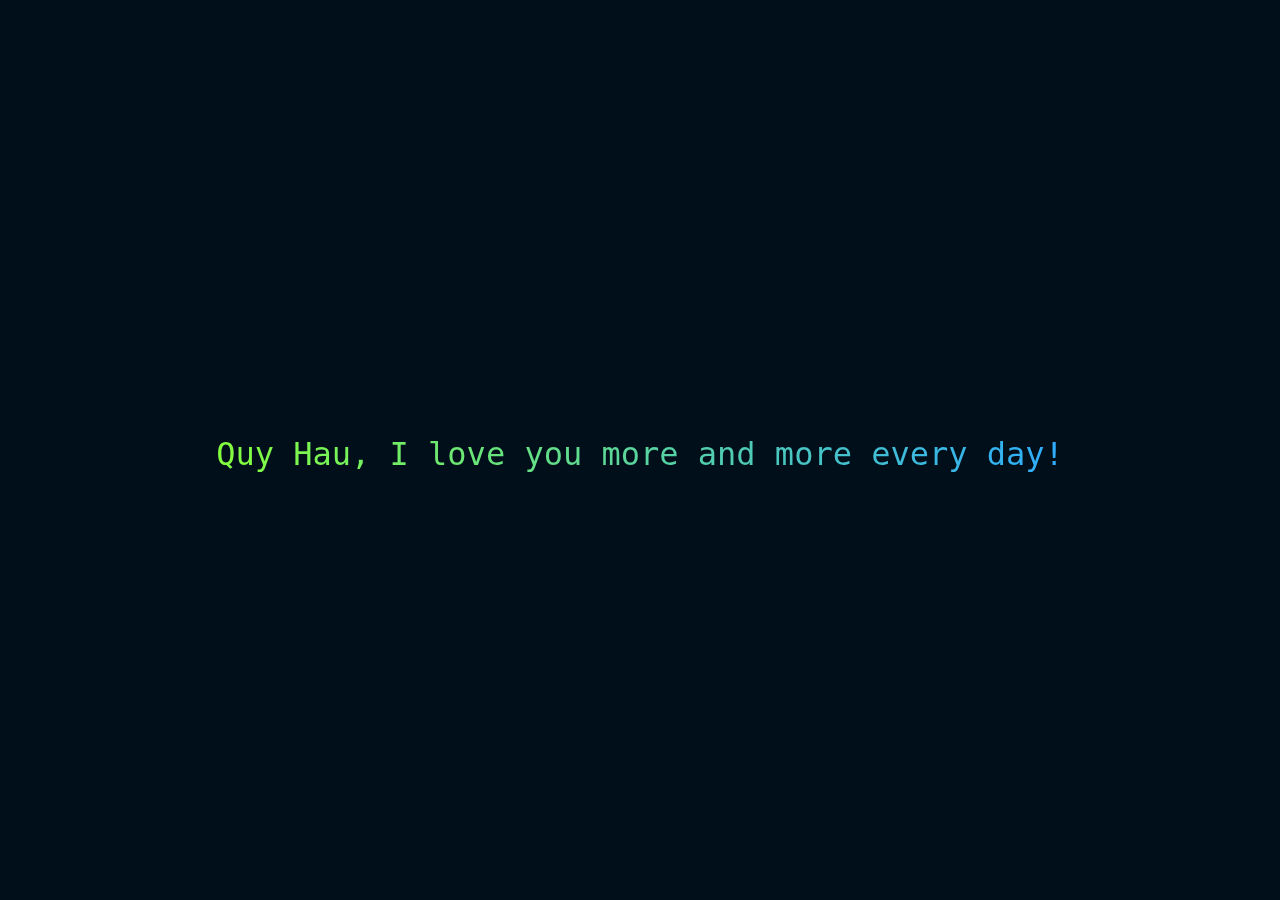
<file: index.html>
<!DOCTYPE HTML>
<html>

<head>
	<title>Coming soon</title>
	<meta charset="utf-8" />
	<link rel="stylesheet" href="themeText/ani.css">
</head>

<body>
	<article>
		<h2></h2>
		<p>Quy Hau, I love you more and more every day!</p>
	</article>
</body>

</html>
</file>
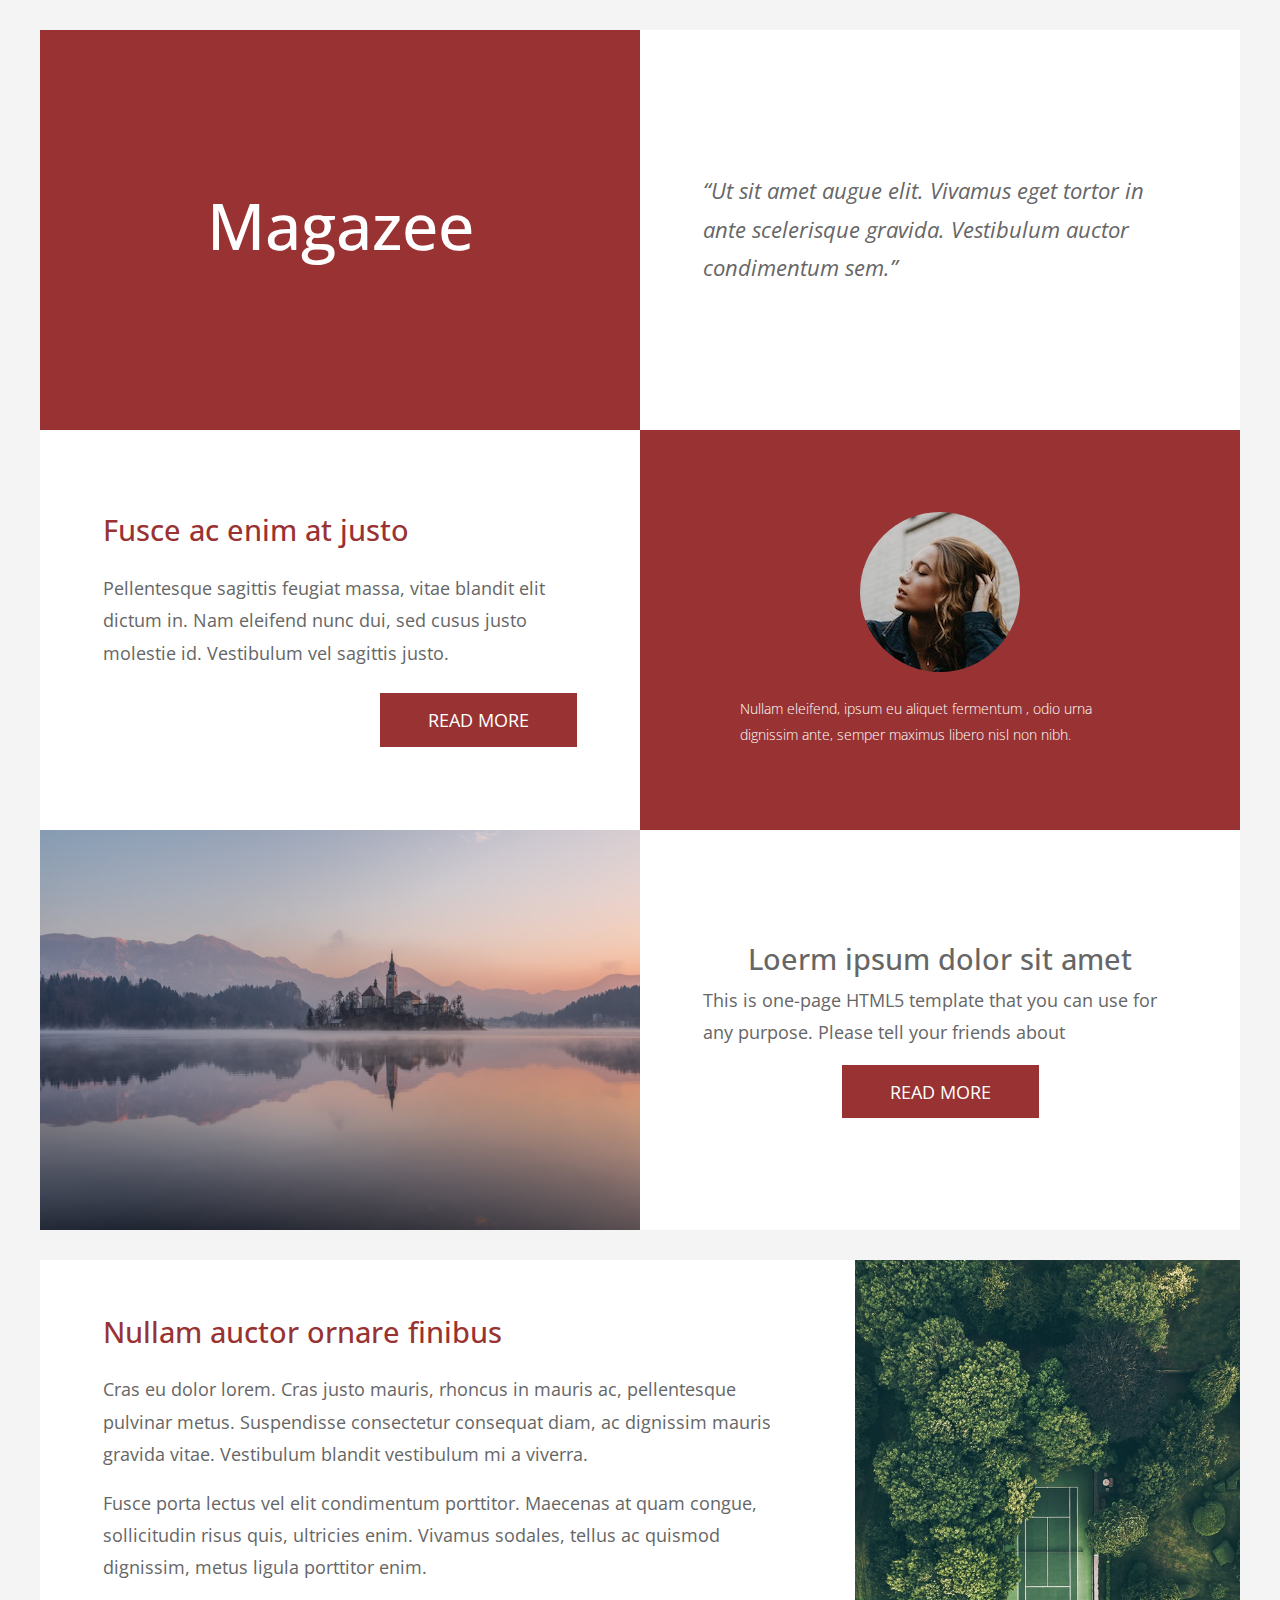
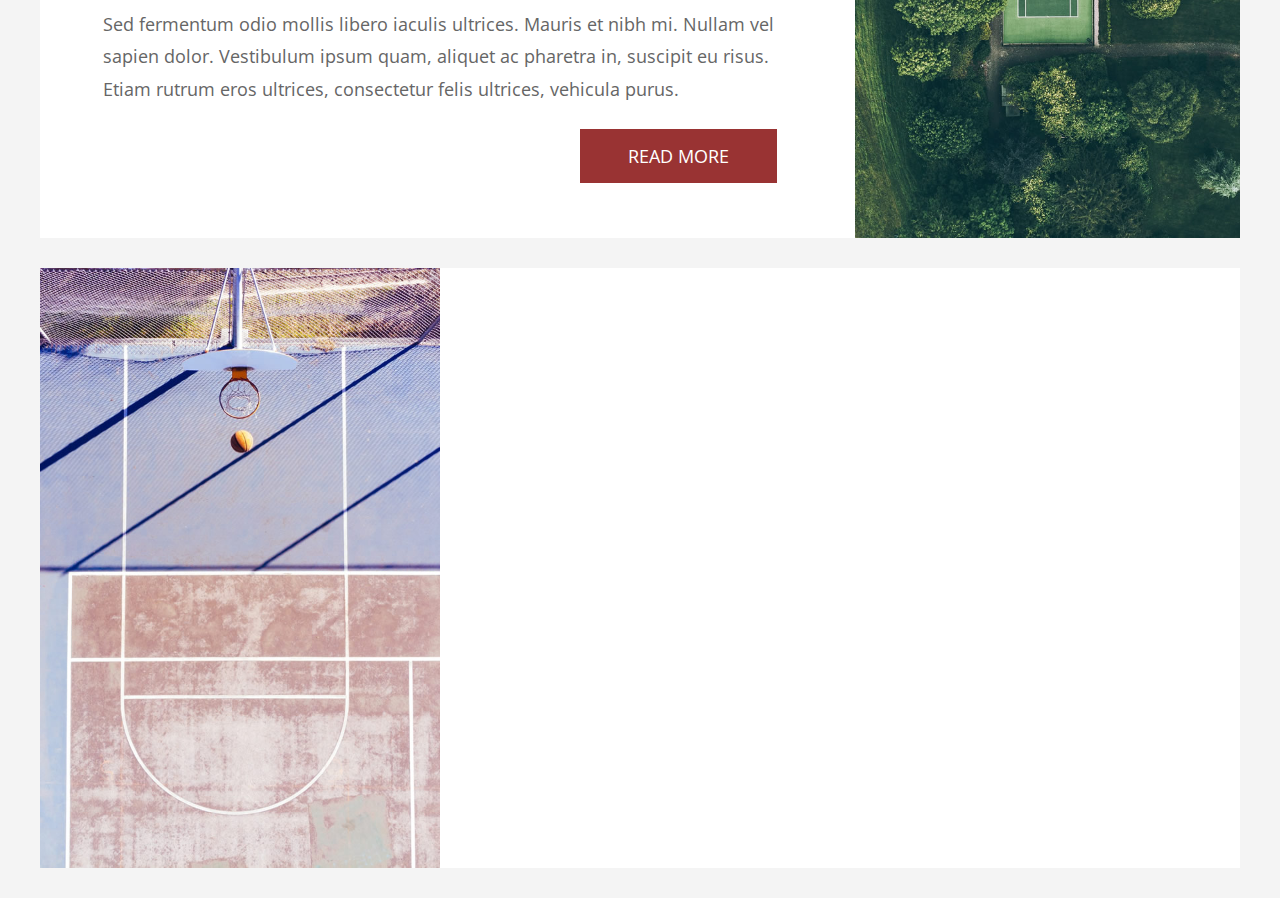
<file: VNAG/index.html>
<!DOCTYPE html>
<html lang="en">
  <head>
    <meta charset="utf-8" />
    <meta name="viewport" content="width=device-width, initial-scale=1" />
    <title>Về nhà ăn gì?</title>
    <!-- load CSS -->
    <link
      rel="stylesheet"
      href="https://fonts.googleapis.com/css?family=Open+Sans:300,400"
    />
    <!-- Google web font "Open Sans" -->
    <link rel="stylesheet" href="css/bootstrap.min.css" />
    <!-- https://getbootstrap.com/ -->
    <link rel="stylesheet" href="css/templatemo-style.css" />
    <!-- Templatemo style -->
    <script>
      var renderPage = true;

      if (
        navigator.userAgent.indexOf("MSIE") !== -1 ||
        navigator.appVersion.indexOf("Trident/") > 0
      ) {
        /* Microsoft Internet Explorer detected in. */
        alert(
          "Please view this in a modern browser such as Chrome or Microsoft Edge."
        );
        renderPage = false;
      }
    </script>
  </head>

  <body>
    <!-- Loader -->
    <div id="loader-wrapper">
      <div id="loader"></div>
      <div class="loader-section section-left"></div>
      <div class="loader-section section-right"></div>
    </div>

    <div class="container">
      <!-- 1st section -->
      <section class="row tm-section">
        <div class="col-sm-12 col-md-12 col-lg-6 col-xl-6 p-0">
          <div class="tm-flex-center p-5 tm-bg-color-primary tm-section-min-h">
            <h1 class="tm-text-color-white tm-site-name">Magazee</h1>
          </div>
        </div>
        <div class="col-sm-12 col-md-12 col-lg-6 col-xl-6">
          <div class="tm-flex-center p-5">
            <q class="tm-quote tm-text-color-gray"
              >Ut sit amet augue elit. Vivamus eget tortor in ante scelerisque
              gravida. Vestibulum auctor condimentum sem.</q
            >
          </div>
        </div>
      </section>

      <!-- 2nd section -->
      <section class="row tm-section tm-col-md-reverse">
        <div class="col-sm-12 col-md-12 col-lg-6 col-xl-6">
          <div class="tm-flex-center p-5">
            <div class="tm-md-flex-center">
              <h2 class="tm-text-color-primary mb-4">Fusce ac enim at justo</h2>
              <p class="mb-4">
                Pellentesque sagittis feugiat massa, vitae blandit elit dictum
                in. Nam eleifend nunc dui, sed cusus justo molestie id.
                Vestibulum vel sagittis justo.
              </p>
              <a
                href="#"
                class="btn btn-primary float-lg-right tm-md-align-center"
                >Read more</a
              >
            </div>
          </div>
        </div>
        <div class="col-sm-12 col-md-12 col-lg-6 col-xl-6 p-0">
          <div class="tm-flex-center p-5 tm-bg-color-primary">
            <div class="tm-max-w-400 tm-flex-center tm-flex-col">
              <img
                src="img/image-04.jpg"
                alt="Image"
                class="rounded-circle mb-4"
              />
              <p class="tm-text-color-white small tm-font-thin mb-0">
                Nullam eleifend, ipsum eu aliquet fermentum , odio urna
                dignissim ante, semper maximus libero nisl non nibh.
              </p>
            </div>
          </div>
        </div>
      </section>

      <!-- 3rd Section -->
      <section class="row tm-section tm-mb-30">
        <div class="col-sm-12 col-md-12 col-lg-6 col-xl-6 p-0 text-center">
          <img src="img/image-01.jpg" alt="Image" class="img-fluid" />
        </div>
        <div class="col-sm-12 col-md-12 col-lg-6 col-xl-6">
          <div class="tm-flex-center p-5">
            <div class="tm-flex-center tm-flex-col">
              <h2 class="tm-align-left">Loerm ipsum dolor sit amet</h2>
              <p>
                This is one-page HTML5 template that you can use for any
                purpose. Please tell your friends about
              </p>
              <a href="#" class="btn btn-primary">Read More</a>
            </div>
          </div>
        </div>
      </section>

      <!-- 4th Section -->
      <section class="row tm-section tm-mb-30">
        <div class="col-sm-12 col-md-12 col-lg-8 col-xl-8">
          <div class="tm-flex-center pl-5 pr-5 pt-5 pb-5">
            <div class="tm-md-flex-center">
              <h2 class="mb-4 tm-text-color-primary">
                Nullam auctor ornare finibus
              </h2>
              <p>
                Cras eu dolor lorem. Cras justo mauris, rhoncus in mauris ac,
                pellentesque pulvinar metus. Suspendisse consectetur consequat
                diam, ac dignissim mauris gravida vitae. Vestibulum blandit
                vestibulum mi a viverra.
              </p>
              <p class="mb-4">
                Fusce porta lectus vel elit condimentum porttitor. Maecenas at
                quam congue, sollicitudin risus quis, ultricies enim. Vivamus
                sodales, tellus ac quismod dignissim, metus ligula porttitor
                enim.
              </p>
              <p class="mb-4">
                Sed fermentum odio mollis libero iaculis ultrices. Mauris et
                nibh mi. Nullam vel sapien dolor. Vestibulum ipsum quam, aliquet
                ac pharetra in, suscipit eu risus. Etiam rutrum eros ultrices,
                consectetur felis ultrices, vehicula purus.
              </p>
              <a
                href="#"
                class="btn btn-primary float-lg-right tm-md-align-center"
                >Read More</a
              >
            </div>
          </div>
        </div>
        <div
          class="
            col-sm-12 col-md-12 col-lg-4 col-xl-4
            text-xl-right text-md-center text-center
            mt-5 mt-lg-0
            pr-lg-0
          "
        >
          <img src="img/image-02.jpg" alt="Image" class="img-fluid" />
        </div>
      </section>

      <!-- 5th Section -->
      <section class="row tm-section tm-mb-30">
        <div
          class="
            col-sm-12 col-md-12 col-lg-4 col-xl-4
            p-md-0
            text-md-center text-center
            mb-4 mb-lg-0
          "
        >
          <img src="img/image-03.jpg" alt="Image" class="img-fluid" />
        </div>
        
      </section>
    </div>
    <!-- load JS -->
    <script src="js/jquery-3.2.1.slim.min.js"></script>
    <!-- https://jquery.com/ -->
    <script>
      /* DOM is ready
  ------------------------------------------------*/
      $(function () {
        if (renderPage) {
          $("body").addClass("loaded");
        }

        $(".tm-current-year").text(new Date().getFullYear()); // Update year in copyright
      });
    </script>
  </body>
</html>
</file>
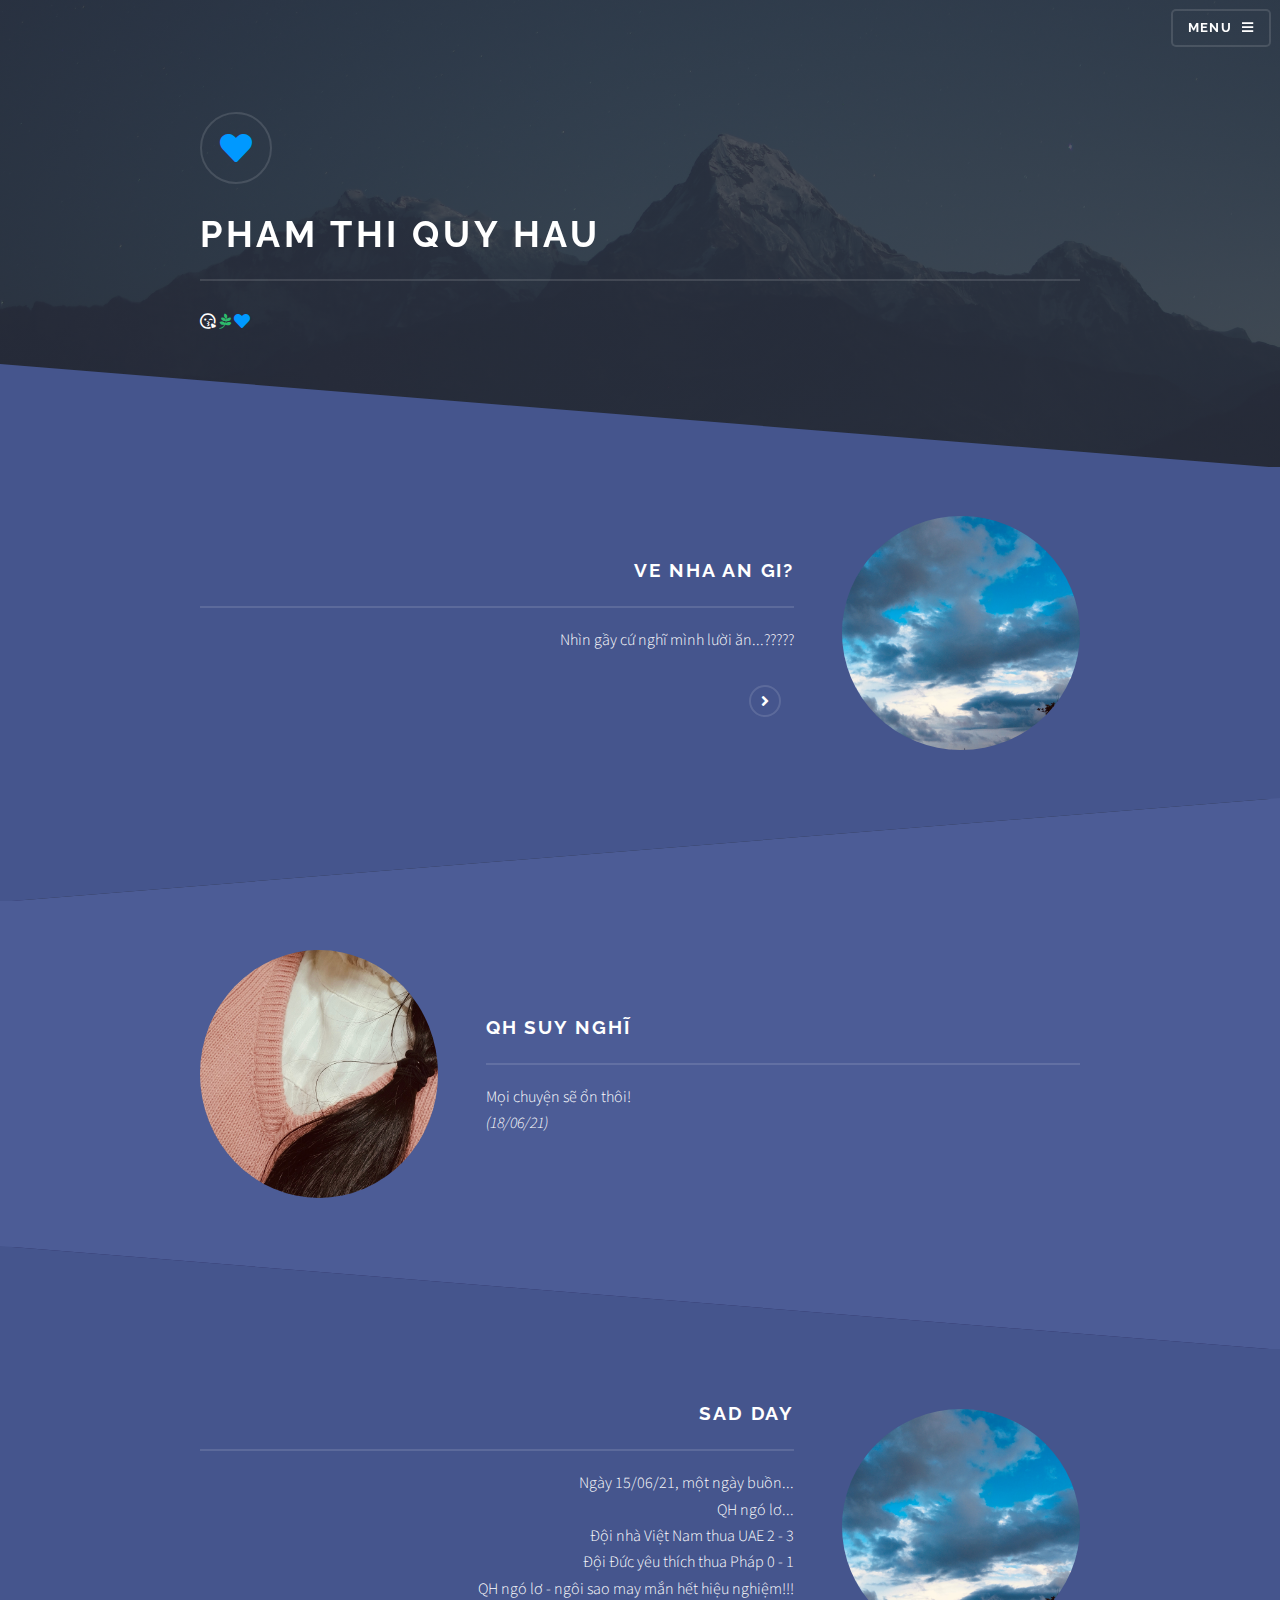
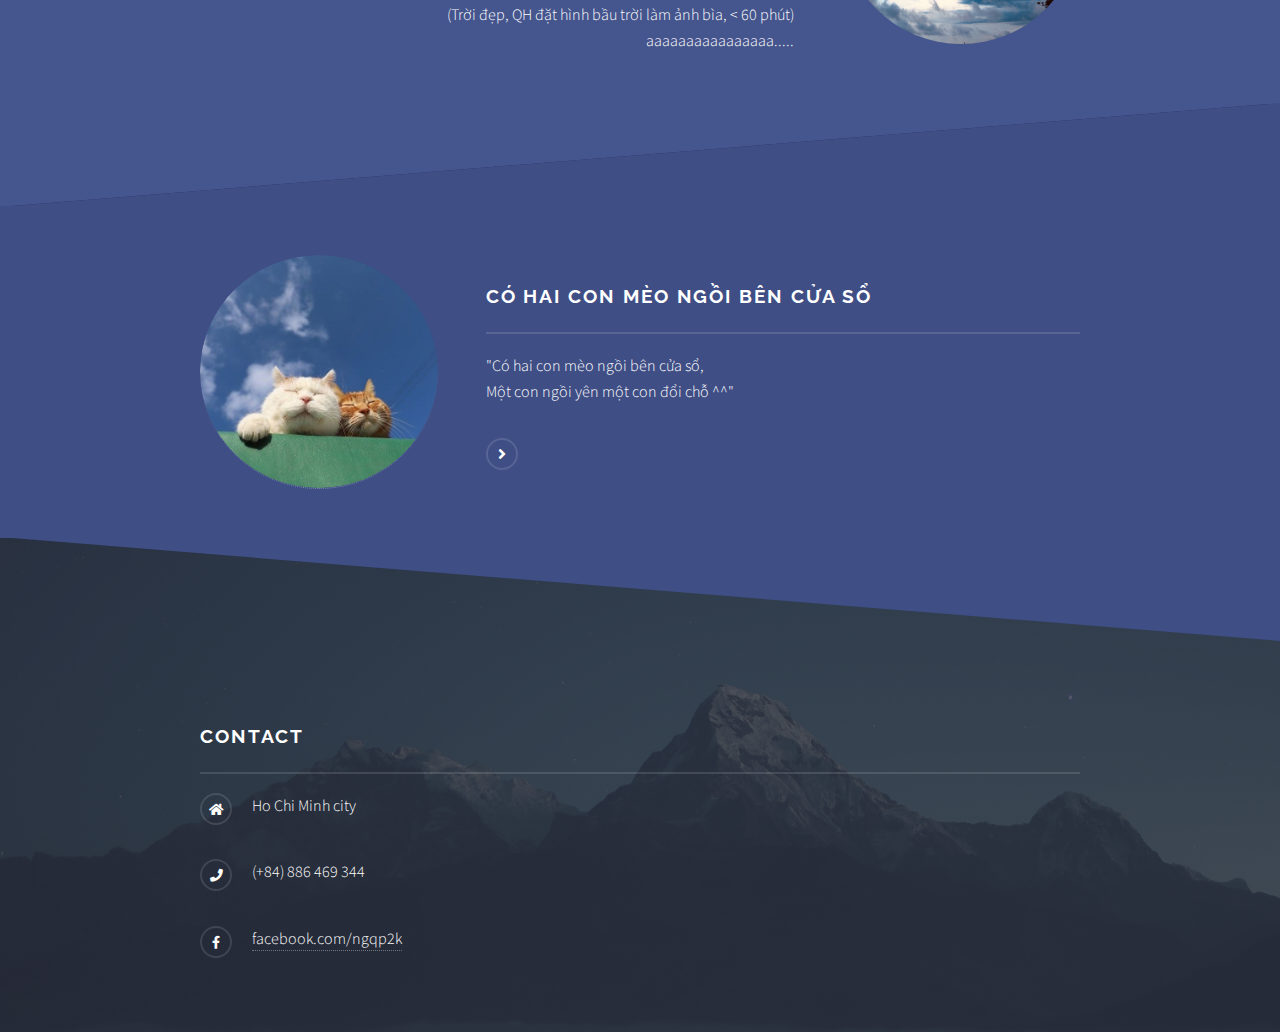
<file: indexMain.html>
<!DOCTYPE HTML>
<html>
	<head>
	<title>NQP Blog</title>
	<meta charset="utf-8" />
	<meta name="viewport" content="width=device-width, initial-scale=1, user-scalable=no" />
	<link rel="stylesheet" href="assets/css/main.css" />
	<!-- <noscript><link rel="stylesheet" href="assets/css/noscript.css" /></noscript> -->
	</head>
	<body class="is-preload">

	<!-- Page Wrapper -->
		<div id="page-wrapper">

			<!-- Header -->
				<header id="header" class="alt">
					<h1><a href="index.html">My Blog</a></h1>
					<nav>
						<a href="#menu">Menu</a>
						</nav>
					</header>

				<!-- Menu -->
					<nav id="menu">
						<div class="inner">
							<h2>Menu</h2>
							<ul class="links">
								<li><a href="index.html">Home</a></li>
								<li><a href="about.html">About Me</a></li>
							</ul>
							<a href="#" class="close">Close</a>
						</div>
					</nav>

				<!-- Banner -->
					<section id="banner">
						<div class="inner">
							<!-- <div class="logo"><span class="icon"><i class="fas fa-heartbeat"></i></span></div> -->
							<div class="logo"><span class="icon"><i class="fas fa-heart" style="color: #0099ff;"></i></span></div>
							<h2>Pham Thi Quy Hau</h2>
							<q><i class="far fa-kiss-wink-heart"></i></i>  
								<i class="fab fa-pagelines" style="color: rgb(46, 188, 108);"></i>  
								 <i class="fas fa-heart" style="color: #0099ff;"></i>
							</q>
						</div>
					</section>
					

				<!-- Wrapper -->
					<section id="wrapper">
						<!-- Two -->
						<section id="two" class="wrapper alt spotlight style2">
							<div class="inner">
								<!-- <a href="#" class="image"></a><img src="images/pic_sky01.jpg" alt="" /></a> -->
								<img class="image" src="images/pic_sky01.jpg" alt="" /></a>
								<div class="content">
									<h2 class="major">Ve nha an gi?</h2>
									<p>Nhìn gầy cứ nghĩ mình lười ăn...?????</p>
									<a href="VNAG/index.html" class="special"></a>
								</div>
							</div>
						</section>

						<!-- three -->
						<section id="three" class="wrapper spotlight style1">
							<div class="inner">
								<img class="image" src="images/QH01.jpg" alt="" />
								<div class="content">
									<h2 class="major">QH suy nghĩ</h2>
									<p>Mọi chuyện sẽ ổn thôi!<br><i>(18/06/21)</i></p>
								</div>
							</div>
						</section>

						<!-- Two -->
							<section id="two" class="wrapper alt spotlight style2">
								<div class="inner">
									<!-- <a href="#" class="image"></a><img src="images/pic_sky01.jpg" alt="" /></a> -->
									<img class="image" src="images/pic_sky01.jpg" alt="" /></a>
									<div class="content">
										<h2 class="major">Sad day</h2>
										<p>Ngày 15/06/21, một ngày buồn...<br>
											QH ngó lơ...<br>
											Đội nhà Việt Nam thua UAE 2 - 3<br>
											Đội Đức yêu thích thua Pháp 0 - 1<br>
											QH ngó lơ - ngôi sao may mắn hết hiệu nghiệm!!!<br>
											(Trời đẹp, QH đặt hình bầu trời làm ảnh bìa, &lt; 60 phút)<br>
											aaaaaaaaaaaaaaaa.....</p>
										<!-- <a href="#" class="special">Learn more</a> -->
									</div>
								</div>
							</section>

						<!-- one -->
							<section id="one" class="wrapper spotlight style3">
								<div class="inner">
									<a href="story01.html" class="image"><img src="images/pic_cat02.jpg" alt="" /></a>
									<div class="content">
										<h2 class="major">Có hai con mèo ngồi bên cửa sổ</h2>
										<p>"Có hai con mèo ngồi bên cửa sổ,<br>Một con ngồi yên một con đổi chỗ ^^"</p>
										<a href="story01.html" class="special"></a>
									</div>
								</div>
							</section>

				<!-- Footer -->
					<section id="footer">
						<div class="inner">
							<h2 class="major">Contact</h2>
							<ul class="contact">
								<li class="icon solid fa-home">
									Ho Chi Minh city<br />
								</li>
								<li class="icon solid fa-phone">(+84) 886 469 344</li>
								<li class="icon brands fa-facebook-f"><a href="https://facebook.com/ngqp2k" target="_blank">facebook.com/ngqp2k</a></li>
							</ul>
						</div>
					</section>

			</div>

		<!-- Scripts -->
			<script src="assets/js/jquery.min.js"></script>
			<script src="assets/js/jquery.scrollex.min.js"></script>
			<script src="assets/js/browser.min.js"></script>
			<script src="assets/js/breakpoints.min.js"></script>
			<script src="assets/js/util.js"></script>
			<script src="assets/js/main.js"></script>

	</body>
</html>
</file>
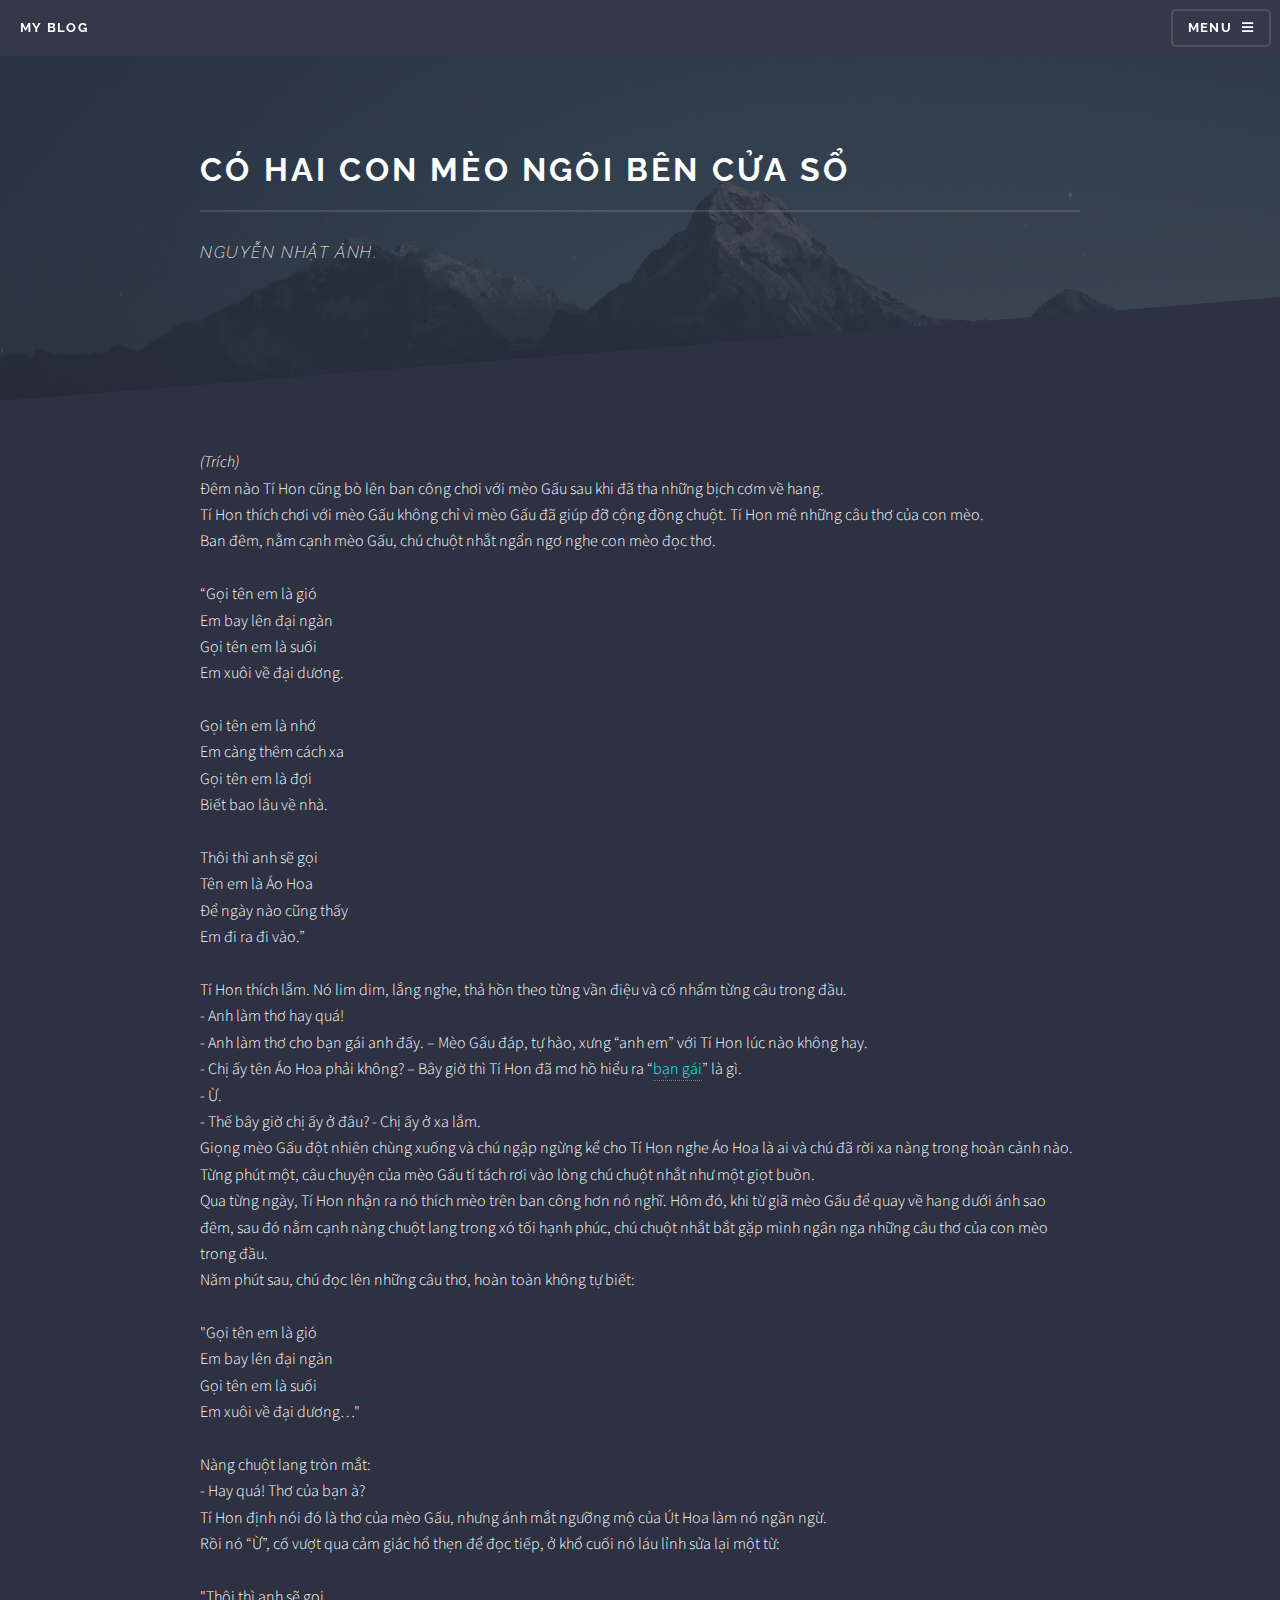
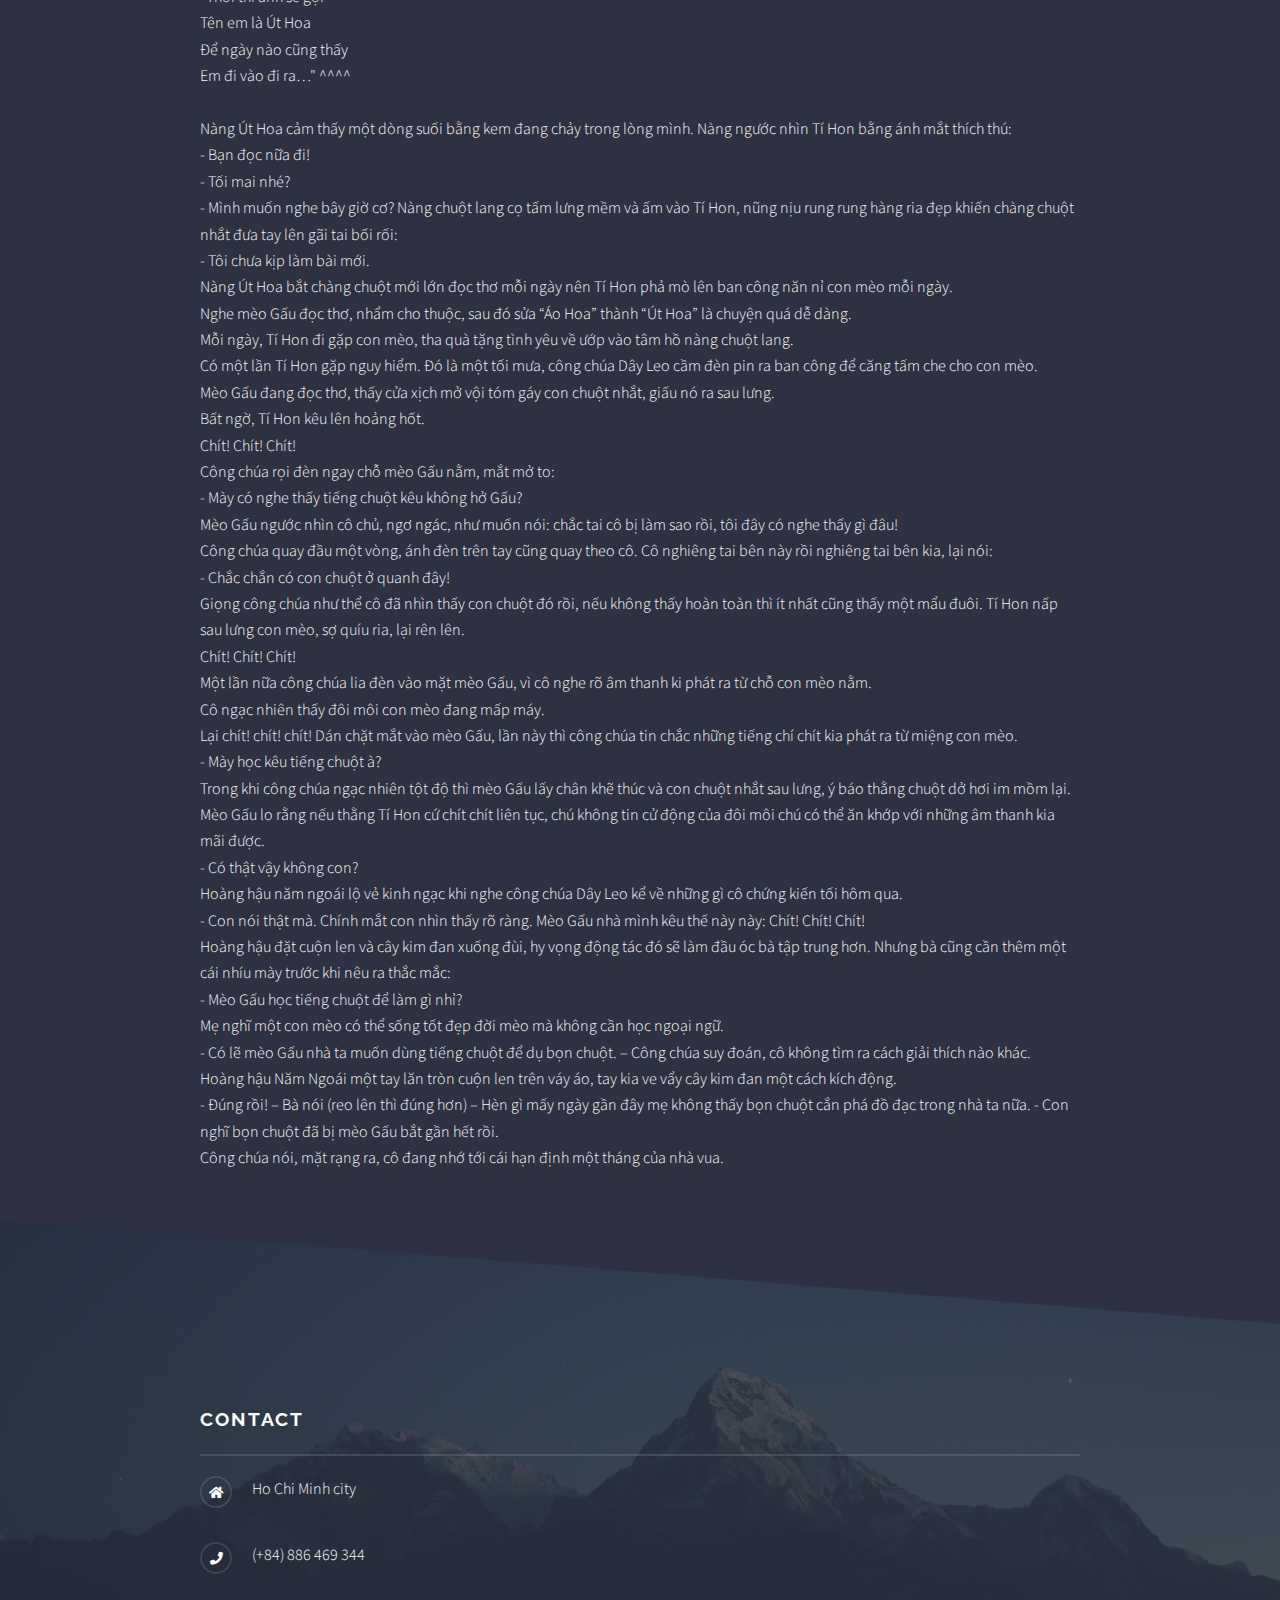
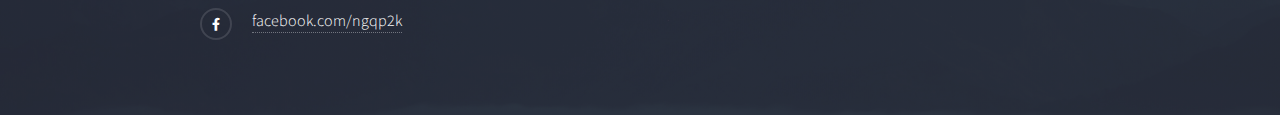
<file: story01.html>
<!DOCTYPE HTML>
<html>
	<head>
		<title>Meow</title>
		<meta charset="utf-8" />
		<meta name="viewport" content="width=device-width, initial-scale=1, user-scalable=no" />
		<link rel="stylesheet" href="assets/css/main.css" />
		<noscript><link rel="stylesheet" href="assets/css/noscript.css" /></noscript>
	</head>
	<body class="is-preload">

		<!-- Page Wrapper -->
			<div id="page-wrapper">

				<!-- Header -->
					<header id="header">
						<h1><a href="index.html">My Blog</a></h1>
						<nav>
							<a href="#menu">Menu</a>
						</nav>
					</header>

				<!-- Menu -->
					<nav id="menu">
						<div class="inner">
							<h2>Menu</h2>
							<ul class="links">
								<li><a href="index.html">Home</a></li>
								<li><a href="about.html">About Me</a></li>
								<!-- <li><a href="elements.html">Elements</a></li> -->
								<!-- <li><a href="#">Log In</a></li> -->
								<!-- <li><a href="#">Sign Up</a></li> -->
							</ul>
							<a href="#" class="close">Close</a>
						</div>
					</nav>

				<!-- Wrapper -->
					<section id="wrapper">
						<header>
							<div class="inner">
								<h2>Có hai con mèo ngôi bên cửa sổ</h2>
								<p><i>Nguyễn Nhật Ánh</i>.</p>
							</div>
						</header>

						<!-- Content -->
							<div class="wrapper">
								<div class="inner">
									<section>
										<!-- <h4>Left &amp; Right</h4> -->
										<!-- <p><span class="image left"><img src="images/pic01.jpg" alt="" /></span>Morbi mattis mi consectetur tortor elementum, varius pellentesque velit convallis. Aenean tincidunt lectus auctor mauris maximus, ac scelerisque ipsum tempor. Duis vulputate ex et ex tincidunt, quis lacinia velit aliquet. Duis non efficitur nisi, id malesuada justo. Maecenas sagittis felis ac sagittis semper. Curabitur purus leo, tempus sed finibus eget, fringilla quis risus. Maecenas et lorem quis sem varius sagittis et a est. Maecenas iaculis iaculis sem. Donec vel dolor at arcu tincidunt bibendum. Interdum et malesuada fames ac ante ipsum primis in faucibus. Fusce ut aliquet justo. Donec id neque ipsum. Integer eget ultricies odio. Nam vel ex a orci fringilla tincidunt. Aliquam eleifend ligula non velit accumsan cursus. Etiam ut gravida sapien. Morbi mattis mi consectetur tortor elementum, varius pellentesque velit convallis. Aenean tincidunt lectus auctor mauris maximus, ac scelerisque ipsum tempor. Duis vulputate ex et ex tincidunt, quis lacinia velit aliquet. Duis non efficitur nisi, id malesuada justo. Maecenas sagittis felis ac sagittis semper. Curabitur purus leo, tempus sed finibus eget, fringilla quis risus. Maecenas et lorem quis sem varius sagittis et a est. Maecenas iaculis iaculis sem. Donec vel dolor at arcu tincidunt bibendum. Interdum et malesuada fames ac ante ipsum primis in faucibus. Fusce ut aliquet justo. Donec id neque ipsum. Integer eget ultricies odio. Nam vel ex a orci fringilla tincidunt. Aliquam eleifend ligula non velit accumsan cursus. Etiam ut gravida sapien.</p> -->
										<!-- <p><span class="image right"><img src="images/pic02.jpg" alt="" /></span>Vestibulum ultrices risus velit, sit amet blandit massa auctor sit amet. Sed eu lectus sem. Phasellus in odio at ipsum porttitor mollis id vel diam. Praesent sit amet posuere risus, eu faucibus lectus. Vivamus ex ligula, tempus pulvinar ipsum in, auctor porta quam. Proin nec dui cursus, posuere dui eget interdum. Fusce lectus magna, sagittis at facilisis vitae, pellentesque at etiam. Quisque posuere leo quis sem commodo, vel scelerisque nisi scelerisque. Suspendisse id quam vel tortor tincidunt suscipit. Nullam auctor orci eu dolor consectetur, interdum ullamcorper ante tincidunt. Mauris felis nec felis elementum varius. Nam sapien ante, varius in pulvinar vitae, rhoncus id massa. Donec varius ex in mauris ornare, eget euismod urna egestas. Etiam lacinia tempor ipsum, sodales porttitor justo. Aliquam dolor quam, semper in tortor eu, volutpat efficitur quam. Fusce nec fermentum nisl. Aenean erat diam, tempus aliquet erat. Etiam iaculis nulla ipsum, et pharetra libero rhoncus ut. Phasellus rutrum cursus velit, eget condimentum nunc blandit vel. In at pulvinar lectus. Morbi diam ante, vulputate et imperdiet eget, fermentum non dolor. Ut eleifend sagittis tincidunt. Sed viverra commodo mi, ac rhoncus justo. Duis neque ligula, elementum ut enim vel, posuere finibus justo. Vivamus facilisis maximus nibh quis pulvinar. Quisque hendrerit in ipsum id tellus facilisis fermentum. Proin mauris dui.</p> -->
										<p><i>(Trích)</i><br>
											Đêm nào Tí Hon cũng bò lên ban công chơi với mèo Gấu sau khi đã tha những bịch cơm về hang.<br>
											Tí Hon thích chơi với mèo Gấu không chỉ vì mèo Gấu đã giúp đỡ cộng đồng chuột. Tí Hon mê những câu thơ của con mèo.<br>
											Ban đêm, nằm cạnh mèo Gấu, chú chuột nhắt ngẩn ngơ nghe con mèo đọc thơ.<br><br>
											“Gọi tên em là gió<br>
											Em bay lên đại ngàn<br>
											Gọi tên em là suối <br>
											Em xuôi về đại dương.<br><br>
											Gọi tên em là nhớ<br>
											Em càng thêm cách xa<br>
											Gọi tên em là đợi<br>
											Biết bao lâu về nhà.<br><br>
											Thôi thì anh sẽ gọi <br>
											Tên em là Áo Hoa <br>
											Để ngày nào cũng thấy<br>
											Em đi ra đi vào.”<br><br>
											Tí Hon thích lắm. Nó lim dim, lắng nghe, thả hồn theo từng vần điệu và cố nhẩm từng câu trong đầu. <br>
											- Anh làm thơ hay quá! <br>
											- Anh làm thơ cho bạn gái anh đấy. – Mèo Gấu đáp, tự hào, xưng “anh em” với Tí Hon lúc nào không hay. <br>
											- Chị ấy tên Áo Hoa phải không? – Bây giờ thì Tí Hon đã mơ hồ hiểu ra “<a href="https://www.facebook.com/profile.php?id=100007107526706" target="_blank" style="color: aqua;">bạn gái</a>” là gì.<br>
											- Ừ.<br>
											- Thế bây giờ chị ấy ở đâu? - Chị ấy ở xa lắm.<br>
											Giọng mèo Gấu đột nhiên chùng xuống và chú ngập ngừng kể cho Tí Hon nghe Áo Hoa là ai và chú đã rời xa nàng trong hoàn cảnh nào.<br>
											Từng phút một, câu chuyện của mèo Gấu tí tách rơi vào lòng chú chuột nhắt như một giọt buồn. <br>
											Qua từng ngày, Tí Hon nhận ra nó thích mèo trên ban công hơn nó nghĩ. Hôm đó, khi từ giã mèo Gấu để quay về hang dưới ánh sao đêm, sau đó nằm cạnh nàng chuột lang trong xó tối hạnh phúc, chú chuột nhắt bắt gặp mình ngân nga những câu thơ của con mèo trong đầu. <br>
											Năm phút sau, chú đọc lên những câu thơ, hoàn toàn không tự biết: <br><br>
											"Gọi tên em là gió<br>
											Em bay lên đại ngàn<br>
											 Gọi tên em là suối<br>
											 Em xuôi về đại dương…"<br><br>
											Nàng chuột lang tròn mắt: <br>
											- Hay quá! Thơ của bạn à?<br>
											Tí Hon định nói đó là thơ của mèo Gấu, nhưng ánh mắt ngưỡng mộ của Út Hoa làm nó ngần ngừ.<br>
											Rồi nó “Ừ”, cố vượt qua cảm giác hổ thẹn để đọc tiếp, ở khổ cuối nó láu lỉnh sửa lại một từ: <br><br>
											"Thôi thì anh sẽ gọi<br>
											Tên em là Út Hoa<br>
											Để ngày nào cũng thấy<br>
											Em đi vào đi ra…"  ^^^^<br><br>
											Nàng Út Hoa cảm thấy một dòng suối bằng kem đang chảy trong lòng mình. Nàng ngước nhìn Tí Hon bằng ánh mắt thích thú:<br>
											- Bạn đọc nữa đi!<br>
											- Tối mai nhé?<br>
											- Mình muốn nghe bây giờ cơ? Nàng chuột lang cọ tấm lưng mềm và ấm vào Tí Hon, nũng nịu rung rung hàng ria đẹp khiến chàng chuột nhắt đưa tay lên gãi tai bối rối: <br>
											- Tôi chưa kịp làm bài mới. <br>
											Nàng Út Hoa bắt chàng chuột mới lớn đọc thơ mỗi ngày nên Tí Hon phả mò lên ban công năn nỉ con mèo mỗi ngày. <br>
											Nghe mèo Gấu đọc thơ, nhẩm cho thuộc, sau đó sửa “Áo Hoa” thành “Út Hoa” là chuyện quá dễ dàng.<br>
											Mỗi ngày, Tí Hon đi gặp con mèo, tha quà tặng tình yêu về ướp vào tâm hồ nàng chuột lang. <br>
											Có một lần Tí Hon gặp nguy hiểm. Đó là một tối mưa, công chúa Dây Leo cầm đèn pin ra ban công để căng tấm che cho con mèo.<br>
											Mèo Gấu đang đọc thơ, thấy cửa xịch mở vội tóm gáy con chuột nhắt, giấu nó ra sau lưng.<br>
											Bất ngờ, Tí Hon kêu lên hoảng hốt.<br>
											Chít! Chít! Chít!<br>
											Công chúa rọi đèn ngay chỗ mèo Gấu nằm, mắt mở to: <br>
											- Mày có nghe thấy tiếng chuột kêu không hở Gấu?<br>
											Mèo Gấu ngước nhìn cô chủ, ngơ ngác, như muốn nói: chắc tai cô bị làm sao rồi, tôi đây có nghe thấy gì đâu!<br>
											Công chúa quay đầu một vòng, ánh đèn trên tay cũng quay theo cô. Cô nghiêng tai bên này rồi nghiêng tai bên kia, lại nói:<br>
											- Chắc chắn có con chuột ở quanh đây!<br>
											Giọng công chúa như thể cô đã nhìn thấy con chuột đó rồi, nếu không thấy hoàn toàn thì ít nhất cũng thấy một mẩu đuôi. Tí Hon nấp sau lưng con mèo, sợ quíu ria, lại rên lên.<br>
											Chít! Chít! Chít!<br>
											Một lần nữa công chúa lia đèn vào mặt mèo Gấu, vì cô nghe rõ âm thanh ki phát ra từ chỗ con mèo nằm.<br>
											Cô ngạc nhiên thấy đôi môi con mèo đang mấp máy.<br>
											Lại chít! chít! chít! Dán chặt mắt vào mèo Gấu, lần này thì công chúa tin chắc những tiếng chí chít kia phát ra từ miệng con mèo.<br>
											- Mày học kêu tiếng chuột à?<br>
											Trong khi công chúa ngạc nhiên tột độ thì mèo Gấu lấy chân khẽ thúc và con chuột nhắt sau lưng, ý báo thằng chuột dở hơi im mồm lại.<br>
											Mèo Gấu lo rằng nếu thằng Tí Hon cứ chít chít liên tục, chú không tin cử động của đôi môi chú có thể ăn khớp với những âm thanh kia mãi được.<br>
											- Có thật vậy không con?<br>
											Hoàng hậu năm ngoái lộ vẻ kinh ngạc khi nghe công chúa Dây Leo kể về những gì cô chứng kiến tối hôm qua.<br>
											- Con nói thật mà. Chính mắt con nhìn thấy rõ ràng. Mèo Gấu nhà mình kêu thế này này: Chít! Chít! Chít!<br>
											Hoàng hậu đặt cuộn len và cây kim đan xuống đùi, hy vọng động tác đó sẽ làm đầu óc bà tập trung hơn. Nhưng bà cũng cần thêm một cái nhíu mày trước khi nêu ra thắc mắc: <br>
											- Mèo Gấu học tiếng chuột để làm gì nhỉ? <br>
											Mẹ nghĩ một con mèo có thể sống tốt đẹp đời mèo mà không cần học ngoại ngữ.<br>
											- Có lẽ mèo Gấu nhà ta muốn dùng tiếng chuột để dụ bọn chuột. – Công chúa suy đoán, cô không tìm ra cách giải thích nào khác. <br>
											Hoàng hậu Năm Ngoái một tay lăn tròn cuộn len trên váy áo, tay kia ve vẩy cây kim đan một cách kích động.<br>
											- Đúng rồi! – Bà nói (reo lên thì đúng hơn) – Hèn gì mấy ngày gần đây mẹ không thấy bọn chuột cắn phá đồ đạc trong nhà ta nữa. - Con nghĩ bọn chuột đã bị mèo Gấu bắt gần hết rồi.<br>
											Công chúa nói, mặt rạng ra, cô đang nhớ tới cái hạn định một tháng của nhà vua.<br>
											</p>
									</section>

								</div>
							</div>

					</section>

					<!-- Footer -->
					<section id="footer">
						<div class="inner">
							<h2 class="major">Contact</h2>
							<ul class="contact">
								<li class="icon solid fa-home">
									Ho Chi Minh city<br />
								</li>
								<li class="icon solid fa-phone">(+84) 886 469 344</li>
								<li class="icon brands fa-facebook-f"><a href="https://facebook.com/ngqp2k" target="_blank">facebook.com/ngqp2k</a></li>
							</ul>
						</div>
					</section>

			</div>

		<!-- Scripts -->
			<script src="assets/js/jquery.min.js"></script>
			<script src="assets/js/jquery.scrollex.min.js"></script>
			<script src="assets/js/browser.min.js"></script>
			<script src="assets/js/breakpoints.min.js"></script>
			<script src="assets/js/util.js"></script>
			<script src="assets/js/main.js"></script>

	</body>
</html>
</file>
<file: themeText/ani.css>
article {
  background: linear-gradient(to right, hsl(98 100% 62%), hsl(204 100% 59%));
  -webkit-background-clip: text;
  -webkit-text-fill-color: transparent;
  text-align: center;
}

h1 {
  font-size: 10vmin;
  line-height: 1.1;
  /* margin-bottom: 100px; */
}

body {
  background: hsl(204 100% 5%);
  min-block-size: 100%;
  min-inline-size: 100%;
  box-sizing: border-box;
  display: grid;
  place-content: center;
  font-family: system-ui;
  font-size: min(200%, 5vmin);
}

h1,
body {
  margin: 0;
}

p {
  font-family: "Dank Mono", ui-monospace, monospace;
}

html {
  block-size: 100%;
  inline-size: 100%;
}
</file>
<file: VNAG/css/templatemo-style.css>
body {
	font-family: 'Open Sans', Helvetica, Arial, sans-serif;
	font-size: 18px;
    color: #666666;
    background-color: #f4f4f4;
}

p, q { line-height: 1.8; }
h2 { font-size: 1.8rem; }

.tm-site-name {
    font-size: 4rem;
}

.tm-quote {
    font-size: 1.35rem;
    font-style: italic;
}

.container {
    margin-top: 30px;
}

.tm-container-inner {
    margin: 0 auto;
    max-width: 880px;
}

.tm-section {
    background-color: white;
}

.tm-section,
.tm-section-min-h {
    min-height: 400px;
}

.tm-flex-center {
    width: 100%;
    height: 100%;
    display: flex;
    align-items: center;
    justify-content: center;
}

.tm-flex-col {
    flex-direction: column;
}

.tm-mb-30 { margin-bottom: 30px; }

.tm-align-left { align-self: left; }

.btn {
    border-radius: 0;
    text-transform: uppercase;
    padding: 12px 47px;
    font-size: 1.15rem;
}

.btn-primary {
    background: #993333;
    border-color: #993333;
}

.btn-secondary {
    background: #009999;
    border-color: #009999;
}

.btn-secondary:hover,
.btn-secondary:focus {
    background: #24d4d4;
    border-color: #24d4d4;
}

.btn-primary:focus,
.btn-primary:hover {
    background: #ec4949;
    border-color: #ec4949;
}

.tm-bg-color-primary { background-color: #993333; }
.tm-bg-color-secondary { background-color: #009999; }
.tm-bg-color-gray { background-color: #666666; }
.tm-text-color-primary { color: #993333; }
.tm-text-color-white { color: white; }
.tm-text-color-gray { color: #666666; }
.tm-font-thin { font-weight: 300; }
.tm-max-w-400 { max-width: 400px; }

.form-control::placeholder { /* Chrome, Firefox, Opera, Safari 10.1+ */
    color: #666666;
    opacity: 1; /* Firefox */
}

.form-control:-ms-input-placeholder { /* Internet Explorer 10-11 */
    color: #666666;
}

.form-control::-ms-input-placeholder { /* Microsoft Edge */
    color: #666666;
}

.tm-contact-form select,
.tm-contact-form input {
    color: #666;
}

.tm-contact-form textarea {
    height: 205px;
}

.tm-pricing-table {
    border: 1px solid #009999;
    width: 100%;
    max-width: 340px;
}

.tm-pricing-header {
    padding: 20px;
}

.tm-pricing-body {
    padding-bottom: 35px;
    display: flex;
    flex-direction: column;
    align-items: center;
}

.tm-pricing-header-title {
    font-size: 1.6rem;
}

.tm-feature-list {
    list-style: none;
    padding: 0;
    margin: 0;
    line-height: 2.4;
    padding: 35px 50px;
}

.tm-form-header {
    background: #993333;
    padding: 40px 40px 90px;
}

.tm-form-footer {
    margin-top: -55px;
    padding-top: 100px;
    padding-bottom: 30px;
}

.tm-footer-info-box {
    max-width: 260px;
    margin: 0 auto;
}

.tm-contact-form {
    padding: 68px;
    background: white;
    margin-top: -56px;
    position: relative;
    z-index: 900;
}

.form-control {
    color: #666;
    font-size: 1.2rem;
    padding: 12px 20px;
    border-radius: 0;
}

.form-control:focus {
    border-color: #993334;
    box-shadow: 0 0 0 0.2rem #9933343b;
}

select:focus {
    outline-color: #993334;
}

.tm-contact-form select {
    width: 100%;
    padding: 15px;
}

.tm-contact-form input[type="radio"] {
    margin-right: 10px;
}

.tm-center {
    width: 100%;
    text-align: center;
}

.tm-copyright-text {
    padding: 20px;
    font-size: 1rem;
}

/* Loader */

#loader-wrapper {
    position: fixed;
    top: 0;
    left: 0;
    width: 100%;
    height: 100%;
    z-index: 2000;
}
#loader {
    display: block;
    position: relative;
    left: 50%;
    top: 50%;
    width: 150px;
    height: 150px;
    margin: -75px 0 0 -75px;
    border-radius: 50%;
    border: 3px solid transparent;
    border-top-color: #3498db;

    -webkit-animation: spin 2s linear infinite; /* Chrome, Opera 15+, Safari 5+ */
    animation: spin 2s linear infinite; /* Chrome, Firefox 16+, IE 10+, Opera */

    z-index: 1001;
}

#loader:before {
    content: "";
    position: absolute;
    top: 5px;
    left: 5px;
    right: 5px;
    bottom: 5px;
    border-radius: 50%;
    border: 3px solid transparent;
    border-top-color: #e74c3c;

    -webkit-animation: spin 3s linear infinite; /* Chrome, Opera 15+, Safari 5+ */
    animation: spin 3s linear infinite; /* Chrome, Firefox 16+, IE 10+, Opera */
}

#loader:after {
    content: "";
    position: absolute;
    top: 15px;
    left: 15px;
    right: 15px;
    bottom: 15px;
    border-radius: 50%;
    border: 3px solid transparent;
    border-top-color: #f9c922;

    -webkit-animation: spin 1.5s linear infinite; /* Chrome, Opera 15+, Safari 5+ */
      animation: spin 1.5s linear infinite; /* Chrome, Firefox 16+, IE 10+, Opera */
}

@-webkit-keyframes spin {
    0%   {
        -webkit-transform: rotate(0deg);  /* Chrome, Opera 15+, Safari 3.1+ */
        -ms-transform: rotate(0deg);  /* IE 9 */
        transform: rotate(0deg);  /* Firefox 16+, IE 10+, Opera */
    }
    100% {
        -webkit-transform: rotate(360deg);  /* Chrome, Opera 15+, Safari 3.1+ */
        -ms-transform: rotate(360deg);  /* IE 9 */
        transform: rotate(360deg);  /* Firefox 16+, IE 10+, Opera */
    }
}
@keyframes spin {
    0%   {
        -webkit-transform: rotate(0deg);  /* Chrome, Opera 15+, Safari 3.1+ */
        -ms-transform: rotate(0deg);  /* IE 9 */
        transform: rotate(0deg);  /* Firefox 16+, IE 10+, Opera */
    }
    100% {
        -webkit-transform: rotate(360deg);  /* Chrome, Opera 15+, Safari 3.1+ */
        -ms-transform: rotate(360deg);  /* IE 9 */
        transform: rotate(360deg);  /* Firefox 16+, IE 10+, Opera */
    }
}

#loader-wrapper .loader-section {
    position: fixed;
    top: 0;
    width: 51%;
    height: 100%;
    background: #222222;
    z-index: 1000;
    -webkit-transform: translateX(0);  /* Chrome, Opera 15+, Safari 3.1+ */
    -ms-transform: translateX(0);  /* IE 9 */
    transform: translateX(0);  /* Firefox 16+, IE 10+, Opera */
}

#loader-wrapper .loader-section.section-left {
    left: 0;
}

#loader-wrapper .loader-section.section-right {
    right: 0;
}

/* Loaded */
.loaded #loader-wrapper .loader-section.section-left {
    -webkit-transform: translateX(-100%);  /* Chrome, Opera 15+, Safari 3.1+ */
        -ms-transform: translateX(-100%);  /* IE 9 */
            transform: translateX(-100%);  /* Firefox 16+, IE 10+, Opera */

    -webkit-transition: all 0.7s 0.3s cubic-bezier(0.645, 0.045, 0.355, 1.000);
            transition: all 0.7s 0.3s cubic-bezier(0.645, 0.045, 0.355, 1.000);
}

.loaded #loader-wrapper .loader-section.section-right {
    -webkit-transform: translateX(100%);  /* Chrome, Opera 15+, Safari 3.1+ */
        -ms-transform: translateX(100%);  /* IE 9 */
            transform: translateX(100%);  /* Firefox 16+, IE 10+, Opera */

-webkit-transition: all 0.7s 0.3s cubic-bezier(0.645, 0.045, 0.355, 1.000);
    transition: all 0.7s 0.3s cubic-bezier(0.645, 0.045, 0.355, 1.000);
}

.loaded #loader {
    opacity: 0;
    -webkit-transition: all 0.3s ease-out;
            transition: all 0.3s ease-out;
}
.loaded #loader-wrapper {
    visibility: hidden;

    -webkit-transform: translateY(-100%);  /* Chrome, Opera 15+, Safari 3.1+ */
        -ms-transform: translateY(-100%);  /* IE 9 */
            transform: translateY(-100%);  /* Firefox 16+, IE 10+, Opera */

    -webkit-transition: all 0.3s 1s ease-out;
            transition: all 0.3s 1s ease-out;
}

/* JavaScript Turned Off */
.no-js #loader-wrapper {
    display: none;
}

.tm-col-md-reverse {
    flex-direction: column-reverse;
}

.tm-col-md-reverse > * {
    flex: 1;
}

@media(min-width: 992px) {
    .tm-col-md-reverse {
        flex-direction: row;
    }
}

@media (min-width: 1200px) {
    .container {
        max-width: 1200px;
    }
}

@media (max-width: 992px) {
    .tm-md-flex-center {
        display: flex;
        flex-direction: column;
    }

    .tm-md-align-center {
        align-self: center;
    }

    .tm-pl-l {
        padding: 0 3rem;
    }
}

@media (max-width: 600px) {
    .tm-contact-form {
        padding: 30px 25px;
    }
}
</file>
<file: assets/css/noscript.css>
body.is-preload #banner .logo {
		-moz-transform: none;
		-webkit-transform: none;
		-ms-transform: none;
		transform: none;
		opacity: 01;
	}

	body.is-preload #banner h2 {
		opacity: 01;
		-moz-transform: none;
		-webkit-transform: none;
		-ms-transform: none;
		transform: none;
		-moz-filter: none;
		-webkit-filter: none;
		-ms-filter: none;
		filter: none;
	}

	body.is-preload #banner p {
		opacity: 01;
		-moz-transform: none;
		-webkit-transform: none;
		-ms-transform: none;
		transform: none;
		-moz-filter: none;
		-webkit-filter: none;
		-ms-filter: none;
		filter: none;
	}
</file>
<file: assets/css/main.css>
@import url(fontawesome-all.min.css);
@import url("https://fonts.googleapis.com/css?family=Raleway:200,700|Source+Sans+Pro:300,600,300italic,600italic");
@import url('https://fonts.googleapis.com/css2?family=Roboto:ital,wght@0,100;0,300;0,400;0,500;0,700;0,900;1,100;1,300;1,400;1,500;1,700;1,900&display=swap');

html, body, div, span, applet, object,
iframe, h1, h2, h3, h4, h5, h6, p, blockquote,
pre, a, abbr, acronym, address, big, cite,
code, del, dfn, em, img, ins, kbd, q, s, samp,
small, strike, strong, sub, sup, tt, var, b,
u, i, center, dl, dt, dd, ol, ul, li, fieldset,
form, label, legend, table, caption, tbody,
tfoot, thead, tr, th, td, article, aside,
canvas, details, embed, figure, figcaption,
footer, header, hgroup, menu, nav, output, ruby,
section, summary, time, mark, audio, video {
	margin: 0;
	padding: 0;
	border: 0;
	font-size: 100%;
	font: inherit;
	vertical-align: baseline;}

article, aside, details, figcaption, figure,
footer, header, hgroup, menu, nav, section {
	display: block;}

body {
	line-height: 1;
}

ol, ul {
	list-style: none;
}

blockquote, q {
	quotes: none;
}

	blockquote:before, blockquote:after, q:before, q:after {
		content: '';
		content: none;
	}

table {
	border-collapse: collapse;
	border-spacing: 0;
}

body {
	-webkit-text-size-adjust: none;
}

mark {
	background-color: transparent;
	color: inherit;
}

input::-moz-focus-inner {
	border: 0;
	padding: 0;
}

input, select, textarea {
	-moz-appearance: none;
	-webkit-appearance: none;
	-ms-appearance: none;
	appearance: none;
}

/* Basic */

	@-ms-viewport {
		width: device-width;
	}

	body {
		-ms-overflow-style: scrollbar;
	}

	@media screen and (max-width: 480px) {

		html, body {
			min-width: 320px;
		}

	}

	html {
		box-sizing: border-box;
	}

	*, *:before, *:after {
		box-sizing: inherit;
	}

	body {
		background-color: #2b295c;
		background-image: linear-gradient(to top, rgba(46, 49, 65, 0.8), rgba(46, 49, 65, 0.8)), url("../../images/bg05.jpg");
		background-size: auto,
 cover;
		background-attachment: fixed,
 fixed;
		background-position: center,
 center;
	}

		body.is-preload *, body.is-preload *:before, body.is-preload *:after {
			-moz-animation: none !important;
			-webkit-animation: none !important;
			-ms-animation: none !important;
			animation: none !important;
			-moz-transition: none !important;
			-webkit-transition: none !important;
			-ms-transition: none !important;
			transition: none !important;
		}

/* Type */

	body, input, select, textarea {
		color: #ffffff;
		font-family: "Source Sans Pro", Helvetica, sans-serif;
		font-size: 16.5pt;
		font-weight: 300;
		line-height: 1.65;
	}

		@media screen and (max-width: 1680px) {

			body, input, select, textarea {
				font-size: 13pt;
			}

		}

		@media screen and (max-width: 1280px) {

			body, input, select, textarea {
				font-size: 12pt;
			}

		}

		@media screen and (max-width: 980px) {

			body, input, select, textarea {
				font-size: 12pt;
			}

		}

		@media screen and (max-width: 736px) {

			body, input, select, textarea {
				font-size: 12pt;
			}

		}

		@media screen and (max-width: 480px) {

			body, input, select, textarea {
				font-size: 12pt;
			}

		}

	a {
		-moz-transition: color 0.2s ease-in-out, border-bottom-color 0.2s ease-in-out;
		-webkit-transition: color 0.2s ease-in-out, border-bottom-color 0.2s ease-in-out;
		-ms-transition: color 0.2s ease-in-out, border-bottom-color 0.2s ease-in-out;
		transition: color 0.2s ease-in-out, border-bottom-color 0.2s ease-in-out;
		border-bottom: dotted 1px rgba(255, 255, 255, 0.35);
		color: #ffffff;
		text-decoration: none;
	}

		a:hover {
			border-bottom-color: transparent;
			color: #ffffff !important;
		}

		a.special:not(.button) {
			text-decoration: none;
			border-bottom: 0;
			display: block;
			font-family: Raleway, Helvetica, sans-serif;
			font-size: 0.8em;
			font-weight: 700;
			letter-spacing: 0.1em;
			margin: 0 0 2em 0;
			text-transform: uppercase;
		}

			a.special:not(.button):before {
				-moz-osx-font-smoothing: grayscale;
				-webkit-font-smoothing: antialiased;
				display: inline-block;
				font-style: normal;
				font-variant: normal;
				text-rendering: auto;
				line-height: 1;
				text-transform: none !important;
				font-family: 'Font Awesome 5 Free';
				font-weight: 900;
			}

			a.special:not(.button):before {
				-moz-transition: background-color 0.2s ease-in-out;
				-webkit-transition: background-color 0.2s ease-in-out;
				-ms-transition: background-color 0.2s ease-in-out;
				transition: background-color 0.2s ease-in-out;
				border-radius: 100%;
				border: solid 2px rgba(255, 255, 255, 0.125);
				content: '\f105';
				display: inline-block;
				font-size: 1.25em;
				height: 2em;
				line-height: 1.75em;
				margin-right: 0.85em;
				text-align: center;
				text-indent: 0.15em;
				vertical-align: middle;
				width: 2em;
			}

			a.special:not(.button):hover:before {
				background-color: rgba(255, 255, 255, 0.025);
			}

			a.special:not(.button):active:before {
				background-color: rgba(255, 255, 255, 0.075);
			}

	strong, b {
		color: #ffffff;
		font-weight: 600;
	}

	em, i {
		font-style: italic;
	}

	p {
		margin: 0 0 2em 0;
	}

	h1, h2, h3, h4, h5, h6 {
		color: #ffffff;
		font-family: Raleway, Helvetica, sans-serif;
		font-weight: 700;
		letter-spacing: 0.1em;
		margin: 0 0 1em 0;
		text-transform: uppercase;
	}

		h1 a, h2 a, h3 a, h4 a, h5 a, h6 a {
			color: inherit;
			text-decoration: none;
			border-bottom: 0;
		}

		h1 span, h2 span, h3 span, h4 span, h5 span, h6 span {
			font-weight: 200;
		}

		h1.major, h2.major, h3.major, h4.major, h5.major, h6.major {
			padding-bottom: 1em;
			border-bottom: solid 2px rgba(255, 255, 255, 0.125);
		}

	h2 {
		font-size: 1.2em;
	}

	h3 {
		font-size: 0.9em;
	}

	h4 {
		font-size: 0.7em;
	}

	h5 {
		font-size: 0.7em;
	}

	h6 {
		font-size: 0.7em;
	}

	@media screen and (max-width: 736px) {

		h2 {
			font-size: 1em;
		}

		h3 {
			font-size: 0.8em;
		}

	}

	sub {
		font-size: 0.8em;
		position: relative;
		top: 0.5em;
	}

	sup {
		font-size: 0.8em;
		position: relative;
		top: -0.5em;
	}

	blockquote {
		border-left: solid 4px rgba(255, 255, 255, 0.125);
		font-style: italic;
		margin: 0 0 2em 0;
		padding: 0.5em 0 0.5em 2em;
	}

	code {
		background: rgba(255, 255, 255, 0.025);
		border-radius: 5px;
		border: solid 2px rgba(255, 255, 255, 0.125);
		font-family: "Courier New", monospace;
		font-size: 0.9em;
		margin: 0 0.25em;
		padding: 0.25em 0.65em;
	}

	pre {
		-webkit-overflow-scrolling: touch;
		font-family: "Courier New", monospace;
		font-size: 0.9em;
		margin: 0 0 2em 0;
	}

		pre code {
			display: block;
			line-height: 1.75em;
			padding: 1em 1.5em;
			overflow-x: auto;
		}

	hr {
		border: 0;
		border-bottom: solid 2px rgba(255, 255, 255, 0.125);
		margin: 2.5em 0;
	}

		hr.major {
			margin: 4em 0;
		}

	.align-left {
		text-align: left;
	}

	.align-center {
		text-align: center;
	}

	.align-right {
		text-align: right;
	}

/* Row */

	.row {
		display: flex;
		flex-wrap: wrap;
		box-sizing: border-box;
		align-items: stretch;
	}

		.row > * {
			box-sizing: border-box;
		}

		.row.gtr-uniform > * > :last-child {
			margin-bottom: 0;
		}

		.row.aln-left {
			justify-content: flex-start;
		}

		.row.aln-center {
			justify-content: center;
		}

		.row.aln-right {
			justify-content: flex-end;
		}

		.row.aln-top {
			align-items: flex-start;
		}

		.row.aln-middle {
			align-items: center;
		}

		.row.aln-bottom {
			align-items: flex-end;
		}

		.row > .imp {
			order: -1;
		}

		.row > .col-1 {
			width: 8.33333%;
		}

		.row > .off-1 {
			margin-left: 8.33333%;
		}

		.row > .col-2 {
			width: 16.66667%;
		}

		.row > .off-2 {
			margin-left: 16.66667%;
		}

		.row > .col-3 {
			width: 25%;
		}

		.row > .off-3 {
			margin-left: 25%;
		}

		.row > .col-4 {
			width: 33.33333%;
		}

		.row > .off-4 {
			margin-left: 33.33333%;
		}

		.row > .col-5 {
			width: 41.66667%;
		}

		.row > .off-5 {
			margin-left: 41.66667%;
		}

		.row > .col-6 {
			width: 50%;
		}

		.row > .off-6 {
			margin-left: 50%;
		}

		.row > .col-7 {
			width: 58.33333%;
		}

		.row > .off-7 {
			margin-left: 58.33333%;
		}

		.row > .col-8 {
			width: 66.66667%;
		}

		.row > .off-8 {
			margin-left: 66.66667%;
		}

		.row > .col-9 {
			width: 75%;
		}

		.row > .off-9 {
			margin-left: 75%;
		}

		.row > .col-10 {
			width: 83.33333%;
		}

		.row > .off-10 {
			margin-left: 83.33333%;
		}

		.row > .col-11 {
			width: 91.66667%;
		}

		.row > .off-11 {
			margin-left: 91.66667%;
		}

		.row > .col-12 {
			width: 100%;
		}

		.row > .off-12 {
			margin-left: 100%;
		}

		.row.gtr-0 {
			margin-top: 0;
			margin-left: 0em;
		}

			.row.gtr-0 > * {
				padding: 0 0 0 0em;
			}

			.row.gtr-0.gtr-uniform {
				margin-top: 0em;
			}

				.row.gtr-0.gtr-uniform > * {
					padding-top: 0em;
				}

		.row.gtr-25 {
			margin-top: 0;
			margin-left: -0.4375em;
		}

			.row.gtr-25 > * {
				padding: 0 0 0 0.4375em;
			}

			.row.gtr-25.gtr-uniform {
				margin-top: -0.4375em;
			}

				.row.gtr-25.gtr-uniform > * {
					padding-top: 0.4375em;
				}

		.row.gtr-50 {
			margin-top: 0;
			margin-left: -0.875em;
		}

			.row.gtr-50 > * {
				padding: 0 0 0 0.875em;
			}

			.row.gtr-50.gtr-uniform {
				margin-top: -0.875em;
			}

				.row.gtr-50.gtr-uniform > * {
					padding-top: 0.875em;
				}

		.row {
			margin-top: 0;
			margin-left: -1.75em;
		}

			.row > * {
				padding: 0 0 0 1.75em;
			}

			.row.gtr-uniform {
				margin-top: -1.75em;
			}

				.row.gtr-uniform > * {
					padding-top: 1.75em;
				}

		.row.gtr-150 {
			margin-top: 0;
			margin-left: -2.625em;
		}

			.row.gtr-150 > * {
				padding: 0 0 0 2.625em;
			}

			.row.gtr-150.gtr-uniform {
				margin-top: -2.625em;
			}

				.row.gtr-150.gtr-uniform > * {
					padding-top: 2.625em;
				}

		.row.gtr-200 {
			margin-top: 0;
			margin-left: -3.5em;
		}

			.row.gtr-200 > * {
				padding: 0 0 0 3.5em;
			}

			.row.gtr-200.gtr-uniform {
				margin-top: -3.5em;
			}

				.row.gtr-200.gtr-uniform > * {
					padding-top: 3.5em;
				}

		@media screen and (max-width: 1680px) {

			.row {
				display: flex;
				flex-wrap: wrap;
				box-sizing: border-box;
				align-items: stretch;
			}

				.row > * {
					box-sizing: border-box;
				}

				.row.gtr-uniform > * > :last-child {
					margin-bottom: 0;
				}

				.row.aln-left {
					justify-content: flex-start;
				}

				.row.aln-center {
					justify-content: center;
				}

				.row.aln-right {
					justify-content: flex-end;
				}

				.row.aln-top {
					align-items: flex-start;
				}

				.row.aln-middle {
					align-items: center;
				}

				.row.aln-bottom {
					align-items: flex-end;
				}

				.row > .imp-xlarge {
					order: -1;
				}

				.row > .col-1-xlarge {
					width: 8.33333%;
				}

				.row > .off-1-xlarge {
					margin-left: 8.33333%;
				}

				.row > .col-2-xlarge {
					width: 16.66667%;
				}

				.row > .off-2-xlarge {
					margin-left: 16.66667%;
				}

				.row > .col-3-xlarge {
					width: 25%;
				}

				.row > .off-3-xlarge {
					margin-left: 25%;
				}

				.row > .col-4-xlarge {
					width: 33.33333%;
				}

				.row > .off-4-xlarge {
					margin-left: 33.33333%;
				}

				.row > .col-5-xlarge {
					width: 41.66667%;
				}

				.row > .off-5-xlarge {
					margin-left: 41.66667%;
				}

				.row > .col-6-xlarge {
					width: 50%;
				}

				.row > .off-6-xlarge {
					margin-left: 50%;
				}

				.row > .col-7-xlarge {
					width: 58.33333%;
				}

				.row > .off-7-xlarge {
					margin-left: 58.33333%;
				}

				.row > .col-8-xlarge {
					width: 66.66667%;
				}

				.row > .off-8-xlarge {
					margin-left: 66.66667%;
				}

				.row > .col-9-xlarge {
					width: 75%;
				}

				.row > .off-9-xlarge {
					margin-left: 75%;
				}

				.row > .col-10-xlarge {
					width: 83.33333%;
				}

				.row > .off-10-xlarge {
					margin-left: 83.33333%;
				}

				.row > .col-11-xlarge {
					width: 91.66667%;
				}

				.row > .off-11-xlarge {
					margin-left: 91.66667%;
				}

				.row > .col-12-xlarge {
					width: 100%;
				}

				.row > .off-12-xlarge {
					margin-left: 100%;
				}

				.row.gtr-0 {
					margin-top: 0;
					margin-left: 0em;
				}

					.row.gtr-0 > * {
						padding: 0 0 0 0em;
					}

					.row.gtr-0.gtr-uniform {
						margin-top: 0em;
					}

						.row.gtr-0.gtr-uniform > * {
							padding-top: 0em;
						}

				.row.gtr-25 {
					margin-top: 0;
					margin-left: -0.4375em;
				}

					.row.gtr-25 > * {
						padding: 0 0 0 0.4375em;
					}

					.row.gtr-25.gtr-uniform {
						margin-top: -0.4375em;
					}

						.row.gtr-25.gtr-uniform > * {
							padding-top: 0.4375em;
						}

				.row.gtr-50 {
					margin-top: 0;
					margin-left: -0.875em;
				}

					.row.gtr-50 > * {
						padding: 0 0 0 0.875em;
					}

					.row.gtr-50.gtr-uniform {
						margin-top: -0.875em;
					}

						.row.gtr-50.gtr-uniform > * {
							padding-top: 0.875em;
						}

				.row {
					margin-top: 0;
					margin-left: -1.75em;
				}

					.row > * {
						padding: 0 0 0 1.75em;
					}

					.row.gtr-uniform {
						margin-top: -1.75em;
					}

						.row.gtr-uniform > * {
							padding-top: 1.75em;
						}

				.row.gtr-150 {
					margin-top: 0;
					margin-left: -2.625em;
				}

					.row.gtr-150 > * {
						padding: 0 0 0 2.625em;
					}

					.row.gtr-150.gtr-uniform {
						margin-top: -2.625em;
					}

						.row.gtr-150.gtr-uniform > * {
							padding-top: 2.625em;
						}

				.row.gtr-200 {
					margin-top: 0;
					margin-left: -3.5em;
				}

					.row.gtr-200 > * {
						padding: 0 0 0 3.5em;
					}

					.row.gtr-200.gtr-uniform {
						margin-top: -3.5em;
					}

						.row.gtr-200.gtr-uniform > * {
							padding-top: 3.5em;
						}

		}

		@media screen and (max-width: 1280px) {

			.row {
				display: flex;
				flex-wrap: wrap;
				box-sizing: border-box;
				align-items: stretch;
			}

				.row > * {
					box-sizing: border-box;
				}

				.row.gtr-uniform > * > :last-child {
					margin-bottom: 0;
				}

				.row.aln-left {
					justify-content: flex-start;
				}

				.row.aln-center {
					justify-content: center;
				}

				.row.aln-right {
					justify-content: flex-end;
				}

				.row.aln-top {
					align-items: flex-start;
				}

				.row.aln-middle {
					align-items: center;
				}

				.row.aln-bottom {
					align-items: flex-end;
				}

				.row > .imp-large {
					order: -1;
				}

				.row > .col-1-large {
					width: 8.33333%;
				}

				.row > .off-1-large {
					margin-left: 8.33333%;
				}

				.row > .col-2-large {
					width: 16.66667%;
				}

				.row > .off-2-large {
					margin-left: 16.66667%;
				}

				.row > .col-3-large {
					width: 25%;
				}

				.row > .off-3-large {
					margin-left: 25%;
				}

				.row > .col-4-large {
					width: 33.33333%;
				}

				.row > .off-4-large {
					margin-left: 33.33333%;
				}

				.row > .col-5-large {
					width: 41.66667%;
				}

				.row > .off-5-large {
					margin-left: 41.66667%;
				}

				.row > .col-6-large {
					width: 50%;
				}

				.row > .off-6-large {
					margin-left: 50%;
				}

				.row > .col-7-large {
					width: 58.33333%;
				}

				.row > .off-7-large {
					margin-left: 58.33333%;
				}

				.row > .col-8-large {
					width: 66.66667%;
				}

				.row > .off-8-large {
					margin-left: 66.66667%;
				}

				.row > .col-9-large {
					width: 75%;
				}

				.row > .off-9-large {
					margin-left: 75%;
				}

				.row > .col-10-large {
					width: 83.33333%;
				}

				.row > .off-10-large {
					margin-left: 83.33333%;
				}

				.row > .col-11-large {
					width: 91.66667%;
				}

				.row > .off-11-large {
					margin-left: 91.66667%;
				}

				.row > .col-12-large {
					width: 100%;
				}

				.row > .off-12-large {
					margin-left: 100%;
				}

				.row.gtr-0 {
					margin-top: 0;
					margin-left: 0em;
				}

					.row.gtr-0 > * {
						padding: 0 0 0 0em;
					}

					.row.gtr-0.gtr-uniform {
						margin-top: 0em;
					}

						.row.gtr-0.gtr-uniform > * {
							padding-top: 0em;
						}

				.row.gtr-25 {
					margin-top: 0;
					margin-left: -0.4375em;
				}

					.row.gtr-25 > * {
						padding: 0 0 0 0.4375em;
					}

					.row.gtr-25.gtr-uniform {
						margin-top: -0.4375em;
					}

						.row.gtr-25.gtr-uniform > * {
							padding-top: 0.4375em;
						}

				.row.gtr-50 {
					margin-top: 0;
					margin-left: -0.875em;
				}

					.row.gtr-50 > * {
						padding: 0 0 0 0.875em;
					}

					.row.gtr-50.gtr-uniform {
						margin-top: -0.875em;
					}

						.row.gtr-50.gtr-uniform > * {
							padding-top: 0.875em;
						}

				.row {
					margin-top: 0;
					margin-left: -1.75em;
				}

					.row > * {
						padding: 0 0 0 1.75em;
					}

					.row.gtr-uniform {
						margin-top: -1.75em;
					}

						.row.gtr-uniform > * {
							padding-top: 1.75em;
						}

				.row.gtr-150 {
					margin-top: 0;
					margin-left: -2.625em;
				}

					.row.gtr-150 > * {
						padding: 0 0 0 2.625em;
					}

					.row.gtr-150.gtr-uniform {
						margin-top: -2.625em;
					}

						.row.gtr-150.gtr-uniform > * {
							padding-top: 2.625em;
						}

				.row.gtr-200 {
					margin-top: 0;
					margin-left: -3.5em;
				}

					.row.gtr-200 > * {
						padding: 0 0 0 3.5em;
					}

					.row.gtr-200.gtr-uniform {
						margin-top: -3.5em;
					}

						.row.gtr-200.gtr-uniform > * {
							padding-top: 3.5em;
						}

		}

		@media screen and (max-width: 980px) {

			.row {
				display: flex;
				flex-wrap: wrap;
				box-sizing: border-box;
				align-items: stretch;
			}

				.row > * {
					box-sizing: border-box;
				}

				.row.gtr-uniform > * > :last-child {
					margin-bottom: 0;
				}

				.row.aln-left {
					justify-content: flex-start;
				}

				.row.aln-center {
					justify-content: center;
				}

				.row.aln-right {
					justify-content: flex-end;
				}

				.row.aln-top {
					align-items: flex-start;
				}

				.row.aln-middle {
					align-items: center;
				}

				.row.aln-bottom {
					align-items: flex-end;
				}

				.row > .imp-medium {
					order: -1;
				}

				.row > .col-1-medium {
					width: 8.33333%;
				}

				.row > .off-1-medium {
					margin-left: 8.33333%;
				}

				.row > .col-2-medium {
					width: 16.66667%;
				}

				.row > .off-2-medium {
					margin-left: 16.66667%;
				}

				.row > .col-3-medium {
					width: 25%;
				}

				.row > .off-3-medium {
					margin-left: 25%;
				}

				.row > .col-4-medium {
					width: 33.33333%;
				}

				.row > .off-4-medium {
					margin-left: 33.33333%;
				}

				.row > .col-5-medium {
					width: 41.66667%;
				}

				.row > .off-5-medium {
					margin-left: 41.66667%;
				}

				.row > .col-6-medium {
					width: 50%;
				}

				.row > .off-6-medium {
					margin-left: 50%;
				}

				.row > .col-7-medium {
					width: 58.33333%;
				}

				.row > .off-7-medium {
					margin-left: 58.33333%;
				}

				.row > .col-8-medium {
					width: 66.66667%;
				}

				.row > .off-8-medium {
					margin-left: 66.66667%;
				}

				.row > .col-9-medium {
					width: 75%;
				}

				.row > .off-9-medium {
					margin-left: 75%;
				}

				.row > .col-10-medium {
					width: 83.33333%;
				}

				.row > .off-10-medium {
					margin-left: 83.33333%;
				}

				.row > .col-11-medium {
					width: 91.66667%;
				}

				.row > .off-11-medium {
					margin-left: 91.66667%;
				}

				.row > .col-12-medium {
					width: 100%;
				}

				.row > .off-12-medium {
					margin-left: 100%;
				}

				.row.gtr-0 {
					margin-top: 0;
					margin-left: 0em;
				}

					.row.gtr-0 > * {
						padding: 0 0 0 0em;
					}

					.row.gtr-0.gtr-uniform {
						margin-top: 0em;
					}

						.row.gtr-0.gtr-uniform > * {
							padding-top: 0em;
						}

				.row.gtr-25 {
					margin-top: 0;
					margin-left: -0.4375em;
				}

					.row.gtr-25 > * {
						padding: 0 0 0 0.4375em;
					}

					.row.gtr-25.gtr-uniform {
						margin-top: -0.4375em;
					}

						.row.gtr-25.gtr-uniform > * {
							padding-top: 0.4375em;
						}

				.row.gtr-50 {
					margin-top: 0;
					margin-left: -0.875em;
				}

					.row.gtr-50 > * {
						padding: 0 0 0 0.875em;
					}

					.row.gtr-50.gtr-uniform {
						margin-top: -0.875em;
					}

						.row.gtr-50.gtr-uniform > * {
							padding-top: 0.875em;
						}

				.row {
					margin-top: 0;
					margin-left: -1.75em;
				}

					.row > * {
						padding: 0 0 0 1.75em;
					}

					.row.gtr-uniform {
						margin-top: -1.75em;
					}

						.row.gtr-uniform > * {
							padding-top: 1.75em;
						}

				.row.gtr-150 {
					margin-top: 0;
					margin-left: -2.625em;
				}

					.row.gtr-150 > * {
						padding: 0 0 0 2.625em;
					}

					.row.gtr-150.gtr-uniform {
						margin-top: -2.625em;
					}

						.row.gtr-150.gtr-uniform > * {
							padding-top: 2.625em;
						}

				.row.gtr-200 {
					margin-top: 0;
					margin-left: -3.5em;
				}

					.row.gtr-200 > * {
						padding: 0 0 0 3.5em;
					}

					.row.gtr-200.gtr-uniform {
						margin-top: -3.5em;
					}

						.row.gtr-200.gtr-uniform > * {
							padding-top: 3.5em;
						}

		}

		@media screen and (max-width: 736px) {

			.row {
				display: flex;
				flex-wrap: wrap;
				box-sizing: border-box;
				align-items: stretch;
			}

				.row > * {
					box-sizing: border-box;
				}

				.row.gtr-uniform > * > :last-child {
					margin-bottom: 0;
				}

				.row.aln-left {
					justify-content: flex-start;
				}

				.row.aln-center {
					justify-content: center;
				}

				.row.aln-right {
					justify-content: flex-end;
				}

				.row.aln-top {
					align-items: flex-start;
				}

				.row.aln-middle {
					align-items: center;
				}

				.row.aln-bottom {
					align-items: flex-end;
				}

				.row > .imp-small {
					order: -1;
				}

				.row > .col-1-small {
					width: 8.33333%;
				}

				.row > .off-1-small {
					margin-left: 8.33333%;
				}

				.row > .col-2-small {
					width: 16.66667%;
				}

				.row > .off-2-small {
					margin-left: 16.66667%;
				}

				.row > .col-3-small {
					width: 25%;
				}

				.row > .off-3-small {
					margin-left: 25%;
				}

				.row > .col-4-small {
					width: 33.33333%;
				}

				.row > .off-4-small {
					margin-left: 33.33333%;
				}

				.row > .col-5-small {
					width: 41.66667%;
				}

				.row > .off-5-small {
					margin-left: 41.66667%;
				}

				.row > .col-6-small {
					width: 50%;
				}

				.row > .off-6-small {
					margin-left: 50%;
				}

				.row > .col-7-small {
					width: 58.33333%;
				}

				.row > .off-7-small {
					margin-left: 58.33333%;
				}

				.row > .col-8-small {
					width: 66.66667%;
				}

				.row > .off-8-small {
					margin-left: 66.66667%;
				}

				.row > .col-9-small {
					width: 75%;
				}

				.row > .off-9-small {
					margin-left: 75%;
				}

				.row > .col-10-small {
					width: 83.33333%;
				}

				.row > .off-10-small {
					margin-left: 83.33333%;
				}

				.row > .col-11-small {
					width: 91.66667%;
				}

				.row > .off-11-small {
					margin-left: 91.66667%;
				}

				.row > .col-12-small {
					width: 100%;
				}

				.row > .off-12-small {
					margin-left: 100%;
				}

				.row.gtr-0 {
					margin-top: 0;
					margin-left: 0em;
				}

					.row.gtr-0 > * {
						padding: 0 0 0 0em;
					}

					.row.gtr-0.gtr-uniform {
						margin-top: 0em;
					}

						.row.gtr-0.gtr-uniform > * {
							padding-top: 0em;
						}

				.row.gtr-25 {
					margin-top: 0;
					margin-left: -0.3125em;
				}

					.row.gtr-25 > * {
						padding: 0 0 0 0.3125em;
					}

					.row.gtr-25.gtr-uniform {
						margin-top: -0.3125em;
					}

						.row.gtr-25.gtr-uniform > * {
							padding-top: 0.3125em;
						}

				.row.gtr-50 {
					margin-top: 0;
					margin-left: -0.625em;
				}

					.row.gtr-50 > * {
						padding: 0 0 0 0.625em;
					}

					.row.gtr-50.gtr-uniform {
						margin-top: -0.625em;
					}

						.row.gtr-50.gtr-uniform > * {
							padding-top: 0.625em;
						}

				.row {
					margin-top: 0;
					margin-left: -1.25em;
				}

					.row > * {
						padding: 0 0 0 1.25em;
					}

					.row.gtr-uniform {
						margin-top: -1.25em;
					}

						.row.gtr-uniform > * {
							padding-top: 1.25em;
						}

				.row.gtr-150 {
					margin-top: 0;
					margin-left: -1.875em;
				}

					.row.gtr-150 > * {
						padding: 0 0 0 1.875em;
					}

					.row.gtr-150.gtr-uniform {
						margin-top: -1.875em;
					}

						.row.gtr-150.gtr-uniform > * {
							padding-top: 1.875em;
						}

				.row.gtr-200 {
					margin-top: 0;
					margin-left: -2.5em;
				}

					.row.gtr-200 > * {
						padding: 0 0 0 2.5em;
					}

					.row.gtr-200.gtr-uniform {
						margin-top: -2.5em;
					}

						.row.gtr-200.gtr-uniform > * {
							padding-top: 2.5em;
						}

		}

		@media screen and (max-width: 480px) {

			.row {
				display: flex;
				flex-wrap: wrap;
				box-sizing: border-box;
				align-items: stretch;
			}

				.row > * {
					box-sizing: border-box;
				}

				.row.gtr-uniform > * > :last-child {
					margin-bottom: 0;
				}

				.row.aln-left {
					justify-content: flex-start;
				}

				.row.aln-center {
					justify-content: center;
				}

				.row.aln-right {
					justify-content: flex-end;
				}

				.row.aln-top {
					align-items: flex-start;
				}

				.row.aln-middle {
					align-items: center;
				}

				.row.aln-bottom {
					align-items: flex-end;
				}

				.row > .imp-xsmall {
					order: -1;
				}

				.row > .col-1-xsmall {
					width: 8.33333%;
				}

				.row > .off-1-xsmall {
					margin-left: 8.33333%;
				}

				.row > .col-2-xsmall {
					width: 16.66667%;
				}

				.row > .off-2-xsmall {
					margin-left: 16.66667%;
				}

				.row > .col-3-xsmall {
					width: 25%;
				}

				.row > .off-3-xsmall {
					margin-left: 25%;
				}

				.row > .col-4-xsmall {
					width: 33.33333%;
				}

				.row > .off-4-xsmall {
					margin-left: 33.33333%;
				}

				.row > .col-5-xsmall {
					width: 41.66667%;
				}

				.row > .off-5-xsmall {
					margin-left: 41.66667%;
				}

				.row > .col-6-xsmall {
					width: 50%;
				}

				.row > .off-6-xsmall {
					margin-left: 50%;
				}

				.row > .col-7-xsmall {
					width: 58.33333%;
				}

				.row > .off-7-xsmall {
					margin-left: 58.33333%;
				}

				.row > .col-8-xsmall {
					width: 66.66667%;
				}

				.row > .off-8-xsmall {
					margin-left: 66.66667%;
				}

				.row > .col-9-xsmall {
					width: 75%;
				}

				.row > .off-9-xsmall {
					margin-left: 75%;
				}

				.row > .col-10-xsmall {
					width: 83.33333%;
				}

				.row > .off-10-xsmall {
					margin-left: 83.33333%;
				}

				.row > .col-11-xsmall {
					width: 91.66667%;
				}

				.row > .off-11-xsmall {
					margin-left: 91.66667%;
				}

				.row > .col-12-xsmall {
					width: 100%;
				}

				.row > .off-12-xsmall {
					margin-left: 100%;
				}

				.row.gtr-0 {
					margin-top: 0;
					margin-left: 0em;
				}

					.row.gtr-0 > * {
						padding: 0 0 0 0em;
					}

					.row.gtr-0.gtr-uniform {
						margin-top: 0em;
					}

						.row.gtr-0.gtr-uniform > * {
							padding-top: 0em;
						}

				.row.gtr-25 {
					margin-top: 0;
					margin-left: -0.3125em;
				}

					.row.gtr-25 > * {
						padding: 0 0 0 0.3125em;
					}

					.row.gtr-25.gtr-uniform {
						margin-top: -0.3125em;
					}

						.row.gtr-25.gtr-uniform > * {
							padding-top: 0.3125em;
						}

				.row.gtr-50 {
					margin-top: 0;
					margin-left: -0.625em;
				}

					.row.gtr-50 > * {
						padding: 0 0 0 0.625em;
					}

					.row.gtr-50.gtr-uniform {
						margin-top: -0.625em;
					}

						.row.gtr-50.gtr-uniform > * {
							padding-top: 0.625em;
						}

				.row {
					margin-top: 0;
					margin-left: -1.25em;
				}

					.row > * {
						padding: 0 0 0 1.25em;
					}

					.row.gtr-uniform {
						margin-top: -1.25em;
					}

						.row.gtr-uniform > * {
							padding-top: 1.25em;
						}

				.row.gtr-150 {
					margin-top: 0;
					margin-left: -1.875em;
				}

					.row.gtr-150 > * {
						padding: 0 0 0 1.875em;
					}

					.row.gtr-150.gtr-uniform {
						margin-top: -1.875em;
					}

						.row.gtr-150.gtr-uniform > * {
							padding-top: 1.875em;
						}

				.row.gtr-200 {
					margin-top: 0;
					margin-left: -2.5em;
				}

					.row.gtr-200 > * {
						padding: 0 0 0 2.5em;
					}

					.row.gtr-200.gtr-uniform {
						margin-top: -2.5em;
					}

						.row.gtr-200.gtr-uniform > * {
							padding-top: 2.5em;
						}

		}

		@media screen and (max-width: 360px) {

			.row {
				display: flex;
				flex-wrap: wrap;
				box-sizing: border-box;
				align-items: stretch;
			}

				.row > * {
					box-sizing: border-box;
				}

				.row.gtr-uniform > * > :last-child {
					margin-bottom: 0;
				}

				.row.aln-left {
					justify-content: flex-start;
				}

				.row.aln-center {
					justify-content: center;
				}

				.row.aln-right {
					justify-content: flex-end;
				}

				.row.aln-top {
					align-items: flex-start;
				}

				.row.aln-middle {
					align-items: center;
				}

				.row.aln-bottom {
					align-items: flex-end;
				}

				.row > .imp-xxsmall {
					order: -1;
				}

				.row > .col-1-xxsmall {
					width: 8.33333%;
				}

				.row > .off-1-xxsmall {
					margin-left: 8.33333%;
				}

				.row > .col-2-xxsmall {
					width: 16.66667%;
				}

				.row > .off-2-xxsmall {
					margin-left: 16.66667%;
				}

				.row > .col-3-xxsmall {
					width: 25%;
				}

				.row > .off-3-xxsmall {
					margin-left: 25%;
				}

				.row > .col-4-xxsmall {
					width: 33.33333%;
				}

				.row > .off-4-xxsmall {
					margin-left: 33.33333%;
				}

				.row > .col-5-xxsmall {
					width: 41.66667%;
				}

				.row > .off-5-xxsmall {
					margin-left: 41.66667%;
				}

				.row > .col-6-xxsmall {
					width: 50%;
				}

				.row > .off-6-xxsmall {
					margin-left: 50%;
				}

				.row > .col-7-xxsmall {
					width: 58.33333%;
				}

				.row > .off-7-xxsmall {
					margin-left: 58.33333%;
				}

				.row > .col-8-xxsmall {
					width: 66.66667%;
				}

				.row > .off-8-xxsmall {
					margin-left: 66.66667%;
				}

				.row > .col-9-xxsmall {
					width: 75%;
				}

				.row > .off-9-xxsmall {
					margin-left: 75%;
				}

				.row > .col-10-xxsmall {
					width: 83.33333%;
				}

				.row > .off-10-xxsmall {
					margin-left: 83.33333%;
				}

				.row > .col-11-xxsmall {
					width: 91.66667%;
				}

				.row > .off-11-xxsmall {
					margin-left: 91.66667%;
				}

				.row > .col-12-xxsmall {
					width: 100%;
				}

				.row > .off-12-xxsmall {
					margin-left: 100%;
				}

				.row.gtr-0 {
					margin-top: 0;
					margin-left: 0em;
				}

					.row.gtr-0 > * {
						padding: 0 0 0 0em;
					}

					.row.gtr-0.gtr-uniform {
						margin-top: 0em;
					}

						.row.gtr-0.gtr-uniform > * {
							padding-top: 0em;
						}

				.row.gtr-25 {
					margin-top: 0;
					margin-left: -0.3125em;
				}

					.row.gtr-25 > * {
						padding: 0 0 0 0.3125em;
					}

					.row.gtr-25.gtr-uniform {
						margin-top: -0.3125em;
					}

						.row.gtr-25.gtr-uniform > * {
							padding-top: 0.3125em;
						}

				.row.gtr-50 {
					margin-top: 0;
					margin-left: -0.625em;
				}

					.row.gtr-50 > * {
						padding: 0 0 0 0.625em;
					}

					.row.gtr-50.gtr-uniform {
						margin-top: -0.625em;
					}

						.row.gtr-50.gtr-uniform > * {
							padding-top: 0.625em;
						}

				.row {
					margin-top: 0;
					margin-left: -1.25em;
				}

					.row > * {
						padding: 0 0 0 1.25em;
					}

					.row.gtr-uniform {
						margin-top: -1.25em;
					}

						.row.gtr-uniform > * {
							padding-top: 1.25em;
						}

				.row.gtr-150 {
					margin-top: 0;
					margin-left: -1.875em;
				}

					.row.gtr-150 > * {
						padding: 0 0 0 1.875em;
					}

					.row.gtr-150.gtr-uniform {
						margin-top: -1.875em;
					}

						.row.gtr-150.gtr-uniform > * {
							padding-top: 1.875em;
						}

				.row.gtr-200 {
					margin-top: 0;
					margin-left: -2.5em;
				}

					.row.gtr-200 > * {
						padding: 0 0 0 2.5em;
					}

					.row.gtr-200.gtr-uniform {
						margin-top: -2.5em;
					}

						.row.gtr-200.gtr-uniform > * {
							padding-top: 2.5em;
						}

		}

/* Section/Article */

	section.special, article.special {
		text-align: center;
	}

/* Form */

	form {
		margin: 0 0 2em 0;
	}

		form > :last-child {
			margin-bottom: 0;
		}

		form > .fields {
			display: -moz-flex;
			display: -webkit-flex;
			display: -ms-flex;
			display: flex;
			-moz-flex-wrap: wrap;
			-webkit-flex-wrap: wrap;
			-ms-flex-wrap: wrap;
			flex-wrap: wrap;
			width: calc(100% + 3em);
			margin: -1.5em 0 2em -1.5em;
		}

			form > .fields > .field {
				-moz-flex-grow: 0;
				-webkit-flex-grow: 0;
				-ms-flex-grow: 0;
				flex-grow: 0;
				-moz-flex-shrink: 0;
				-webkit-flex-shrink: 0;
				-ms-flex-shrink: 0;
				flex-shrink: 0;
				padding: 1.5em 0 0 1.5em;
				width: calc(100% - 1.5em);
			}

				form > .fields > .field.half {
					width: calc(50% - 0.75em);
				}

				form > .fields > .field.third {
					width: calc(100%/3 - 0.5em);
				}

				form > .fields > .field.quarter {
					width: calc(25% - 0.375em);
				}

		@media screen and (max-width: 480px) {

			form > .fields {
				width: calc(100% + 3em);
				margin: -1.5em 0 2em -1.5em;
			}

				form > .fields > .field {
					padding: 1.5em 0 0 1.5em;
					width: calc(100% - 1.5em);
				}

					form > .fields > .field.half {
						width: calc(100% - 1.5em);
					}

					form > .fields > .field.third {
						width: calc(100% - 1.5em);
					}

					form > .fields > .field.quarter {
						width: calc(100% - 1.5em);
					}

		}

	label {
		color: #ffffff;
		display: block;
		font-family: Raleway, Helvetica, sans-serif;
		font-size: 0.8em;
		font-weight: 700;
		letter-spacing: 0.1em;
		margin: 0 0 0.7em 0;
		text-transform: uppercase;
	}

	input[type="text"],
	input[type="password"],
	input[type="email"],
	input[type="tel"],
	select,
	textarea {
		-moz-appearance: none;
		-webkit-appearance: none;
		-ms-appearance: none;
		appearance: none;
		background: rgba(255, 255, 255, 0.025);
		border-radius: 5px;
		border: none;
		border: solid 2px rgba(255, 255, 255, 0.125);
		color: inherit;
		display: block;
		outline: 0;
		padding: 0 1em;
		text-decoration: none;
		width: 100%;
	}

		input[type="text"]:invalid,
		input[type="password"]:invalid,
		input[type="email"]:invalid,
		input[type="tel"]:invalid,
		select:invalid,
		textarea:invalid {
			box-shadow: none;
		}

		input[type="text"]:focus,
		input[type="password"]:focus,
		input[type="email"]:focus,
		input[type="tel"]:focus,
		select:focus,
		textarea:focus {
			border-color: #5b6ba6;
		}

	select {
		background-image: url("data:image/svg+xml;charset=utf8,%3Csvg xmlns='http://www.w3.org/2000/svg' width='40' height='40' preserveAspectRatio='none' viewBox='0 0 40 40'%3E%3Cpath d='M9.4,12.3l10.4,10.4l10.4-10.4c0.2-0.2,0.5-0.4,0.9-0.4c0.3,0,0.6,0.1,0.9,0.4l3.3,3.3c0.2,0.2,0.4,0.5,0.4,0.9 c0,0.4-0.1,0.6-0.4,0.9L20.7,31.9c-0.2,0.2-0.5,0.4-0.9,0.4c-0.3,0-0.6-0.1-0.9-0.4L4.3,17.3c-0.2-0.2-0.4-0.5-0.4-0.9 c0-0.4,0.1-0.6,0.4-0.9l3.3-3.3c0.2-0.2,0.5-0.4,0.9-0.4S9.1,12.1,9.4,12.3z' fill='rgba(255, 255, 255, 0.125)' /%3E%3C/svg%3E");
		background-size: 1.25rem;
		background-repeat: no-repeat;
		background-position: calc(100% - 1rem) center;
		height: 2.75em;
		padding-right: 2.75em;
		text-overflow: ellipsis;
	}

		select option {
			color: #ffffff;
			background: #2e3141;
		}

		select:focus::-ms-value {
			background-color: transparent;
		}

		select::-ms-expand {
			display: none;
		}

	input[type="text"],
	input[type="password"],
	input[type="email"],
	select {
		height: 2.75em;
	}

	textarea {
		padding: 0.75em 1em;
	}

	input[type="checkbox"],
	input[type="radio"] {
		-moz-appearance: none;
		-webkit-appearance: none;
		-ms-appearance: none;
		appearance: none;
		display: block;
		float: left;
		margin-right: -2em;
		opacity: 0;
		width: 1em;
		z-index: -1;
	}

		input[type="checkbox"] + label,
		input[type="radio"] + label {
			text-decoration: none;
			color: #ffffff;
			cursor: pointer;
			display: inline-block;
			font-size: 1em;
			font-family: "Source Sans Pro", Helvetica, sans-serif;
			text-transform: none;
			letter-spacing: 0;
			font-weight: 300;
			padding-left: 2.4em;
			padding-right: 0.75em;
			position: relative;
		}

			input[type="checkbox"] + label:before,
			input[type="radio"] + label:before {
				-moz-osx-font-smoothing: grayscale;
				-webkit-font-smoothing: antialiased;
				display: inline-block;
				font-style: normal;
				font-variant: normal;
				text-rendering: auto;
				line-height: 1;
				text-transform: none !important;
				font-family: 'Font Awesome 5 Free';
				font-weight: 900;
			}

			input[type="checkbox"] + label:before,
			input[type="radio"] + label:before {
				background: rgba(255, 255, 255, 0.025);
				border-radius: 5px;
				border: solid 2px rgba(255, 255, 255, 0.125);
				content: '';
				display: inline-block;
				font-size: 0.8em;
				height: 2.0625em;
				left: 0;
				line-height: 2.0625em;
				position: absolute;
				text-align: center;
				top: 0;
				width: 2.0625em;
			}

		input[type="checkbox"]:checked + label:before,
		input[type="radio"]:checked + label:before {
			background: #ffffff;
			border-color: #ffffff;
			content: '\f00c';
			color: #2e3141;
		}

		input[type="checkbox"]:focus + label:before,
		input[type="radio"]:focus + label:before {
			border-color: #4c5c96;
		}

	input[type="checkbox"] + label:before {
		border-radius: 5px;
	}

	input[type="radio"] + label:before {
		border-radius: 100%;
	}

	::-webkit-input-placeholder {
		color: rgba(255, 255, 255, 0.35) !important;
		opacity: 1.0;
	}

	:-moz-placeholder {
		color: rgba(255, 255, 255, 0.35) !important;
		opacity: 1.0;
	}

	::-moz-placeholder {
		color: rgba(255, 255, 255, 0.35) !important;
		opacity: 1.0;
	}

	:-ms-input-placeholder {
		color: rgba(255, 255, 255, 0.35) !important;
		opacity: 1.0;
	}

/* Box */

	.box {
		border-radius: 5px;
		border: solid 2px rgba(255, 255, 255, 0.125);
		margin-bottom: 2em;
		padding: 1.5em;
	}

		.box > :last-child,
		.box > :last-child > :last-child,
		.box > :last-child > :last-child > :last-child {
			margin-bottom: 0;
		}

		.box.alt {
			border: 0;
			border-radius: 0;
			padding: 0;
		}

/* Icon */

	.icon {
		text-decoration: none;
		border-bottom: none;
		position: relative;
	}

		 .icon:before {
			-moz-osx-font-smoothing: grayscale;
			-webkit-font-smoothing: antialiased;
			display: inline-block;
			font-style: normal;
			font-variant: normal;
			text-rendering: auto;
			line-height: 1;
			text-transform: none !important;
			font-family: 'Font Awesome 5 Free';
			font-weight: 400;
		}

		.icon > .label {
			display: none;
		}

		.icon:before {
			line-height: inherit;
		}

		.icon.solid:before {
			font-weight: 900;
		}

		.icon.brands:before {
			font-family: 'Font Awesome 5 Brands';
		} */

/* Image */

	.image {
		border-radius: 5px;
		border: 0;
		display: inline-block;
		position: relative;
	}

		.image img {
			border-radius: 5px;
			display: block;
		}

		.image.left, .image.right {
			max-width: 40%;
		}

			.image.left img, .image.right img {
				width: 100%;
			}

		.image.left {
			float: left;
			padding: 0 1.5em 1em 0;
			top: 0.25em;
		}

		.image.right {
			float: right;
			padding: 0 0 1em 1.5em;
			top: 0.25em;
		}

		.image.fit {
			display: block;
			margin: 0 0 2em 0;
			width: 100%;
		}

			.image.fit img {
				width: 100%;
			}

		.image.main {
			display: block;
			margin: 0 0 3em 0;
			width: 100%;
		}

			.image.main img {
				width: 100%;
			}

/* List */

	ol {
		list-style: decimal;
		margin: 0 0 2em 0;
		padding-left: 1.25em;
	}

		ol li {
			padding-left: 0.25em;
		}

	ul {
		list-style: disc;
		margin: 0 0 2em 0;
		padding-left: 1em;
	}

		ul li {
			padding-left: 0.5em;
		}

		ul.alt {
			list-style: none;
			padding-left: 0;
		}

			ul.alt li {
				border-top: solid 1px rgba(255, 255, 255, 0.125);
				padding: 0.5em 0;
			}

				ul.alt li:first-child {
					border-top: 0;
					padding-top: 0;
				}

	dl {
		margin: 0 0 2em 0;
	}

		dl dt {
			display: block;
			font-weight: 600;
			margin: 0 0 1em 0;
		}

		dl dd {
			margin-left: 2em;
		}

/* Actions */

	ul.actions {
		display: -moz-flex;
		display: -webkit-flex;
		display: -ms-flex;
		display: flex;
		cursor: default;
		list-style: none;
		margin-left: -1em;
		padding-left: 0;
	}

		ul.actions li {
			padding: 0 0 0 1em;
			vertical-align: middle;
		}

		ul.actions.special {
			-moz-justify-content: center;
			-webkit-justify-content: center;
			-ms-justify-content: center;
			justify-content: center;
			width: 100%;
			margin-left: 0;
		}

			ul.actions.special li:first-child {
				padding-left: 0;
			}

		ul.actions.stacked {
			-moz-flex-direction: column;
			-webkit-flex-direction: column;
			-ms-flex-direction: column;
			flex-direction: column;
			margin-left: 0;
		}

			ul.actions.stacked li {
				padding: 1.3em 0 0 0;
			}

				ul.actions.stacked li:first-child {
					padding-top: 0;
				}

		ul.actions.fit {
			width: calc(100% + 1em);
		}

			ul.actions.fit li {
				-moz-flex-grow: 1;
				-webkit-flex-grow: 1;
				-ms-flex-grow: 1;
				flex-grow: 1;
				-moz-flex-shrink: 1;
				-webkit-flex-shrink: 1;
				-ms-flex-shrink: 1;
				flex-shrink: 1;
				width: 100%;
			}

				ul.actions.fit li > * {
					width: 100%;
				}

			ul.actions.fit.stacked {
				width: 100%;
			}

		@media screen and (max-width: 480px) {

			ul.actions:not(.fixed) {
				-moz-flex-direction: column;
				-webkit-flex-direction: column;
				-ms-flex-direction: column;
				flex-direction: column;
				margin-left: 0;
				width: 100% !important;
			}

				ul.actions:not(.fixed) li {
					-moz-flex-grow: 1;
					-webkit-flex-grow: 1;
					-ms-flex-grow: 1;
					flex-grow: 1;
					-moz-flex-shrink: 1;
					-webkit-flex-shrink: 1;
					-ms-flex-shrink: 1;
					flex-shrink: 1;
					padding: 1em 0 0 0;
					text-align: center;
					width: 100%;
				}

					ul.actions:not(.fixed) li > * {
						width: 100%;
					}

					ul.actions:not(.fixed) li:first-child {
						padding-top: 0;
					}

					ul.actions:not(.fixed) li input[type="submit"],
					ul.actions:not(.fixed) li input[type="reset"],
					ul.actions:not(.fixed) li input[type="button"],
					ul.actions:not(.fixed) li button,
					ul.actions:not(.fixed) li .button {
						width: 100%;
					}

						ul.actions:not(.fixed) li input[type="submit"].icon:before,
						ul.actions:not(.fixed) li input[type="reset"].icon:before,
						ul.actions:not(.fixed) li input[type="button"].icon:before,
						ul.actions:not(.fixed) li button.icon:before,
						ul.actions:not(.fixed) li .button.icon:before {
							margin-left: -0.5rem;
						}

		}

/* Icons */

	ul.icons {
		cursor: default;
		list-style: none;
		padding-left: 0;
	}

		ul.icons li {
			display: inline-block;
			padding: 0 1em 0 0;
		}

			ul.icons li:last-child {
				padding-right: 0;
			}

			ul.icons li .icon:before {
				font-size: 1.25em;
			}

/* Contact */

	ul.contact {
		list-style: none;
		padding: 0;
	}

		ul.contact li {
			text-decoration: none;
			margin: 2.5em 0 0 0;
			padding: 0 0 0 3.25em;
			position: relative;
		}

			ul.contact li:before {
				-moz-osx-font-smoothing: grayscale;
				-webkit-font-smoothing: antialiased;
				display: inline-block;
				font-style: normal;
				font-variant: normal;
				text-rendering: auto;
				line-height: 1;
				text-transform: none !important;
				font-family: 'Font Awesome 5 Free';
				font-weight: 400;
			}

			ul.contact li:before {
				border-radius: 100%;
				border: solid 2px rgba(255, 255, 255, 0.125);
				display: inline-block;
				font-size: 0.8em;
				height: 2.5em;
				left: 0;
				line-height: 2.35em;
				position: absolute;
				text-align: center;
				top: 0;
				width: 2.5em;
			}

			ul.contact li:first-child {
				margin-top: 0;
			}

		@media screen and (max-width: 736px) {

			ul.contact li {
				margin: 1.5em 0 0 0;
			}

		}

/* Pagination */

	ul.pagination {
		cursor: default;
		list-style: none;
		padding-left: 0;
	}

		ul.pagination li {
			display: inline-block;
			padding-left: 0;
			vertical-align: middle;
		}

			ul.pagination li > .page {
				-moz-transition: background-color 0.2s ease-in-out, color 0.2s ease-in-out;
				-webkit-transition: background-color 0.2s ease-in-out, color 0.2s ease-in-out;
				-ms-transition: background-color 0.2s ease-in-out, color 0.2s ease-in-out;
				transition: background-color 0.2s ease-in-out, color 0.2s ease-in-out;
				border-bottom: 0;
				border-radius: 5px;
				display: inline-block;
				height: 1.5em;
				line-height: 1.5em;
				margin: 0 0.125em;
				min-width: 1.5em;
				padding: 0 0.5em;
				text-align: center;
			}

				ul.pagination li > .page:hover {
					background-color: rgba(255, 255, 255, 0.025);
				}

				ul.pagination li > .page.active {
					background-color: #4c5c96;
				}

			ul.pagination li:first-child {
				padding-right: 0.75em;
			}

			ul.pagination li:last-child {
				padding-left: 0.75em;
			}

		@media screen and (max-width: 480px) {

			ul.pagination li:nth-child(n+2):nth-last-child(n+2) {
				display: none;
			}

			ul.pagination li .button {
				width: 100%;
			}

			ul.pagination li:first-child {
				width: calc(50% - 2px);
				text-align: left;
				padding-right: 0.325em;
			}

			ul.pagination li:last-child {
				width: calc(50% - 2px);
				text-align: right;
				padding-left: 0.325em;
			}

		}

/* Table */

	.table-wrapper {
		-webkit-overflow-scrolling: touch;
		overflow-x: auto;
	}

	table {
		margin: 0 0 2em 0;
		width: 100%;
	}

		table tbody tr {
			border: solid 1px rgba(255, 255, 255, 0.125);
			border-left: 0;
			border-right: 0;
		}

			table tbody tr:nth-child(2n + 1) {
				background-color: rgba(255, 255, 255, 0.025);
			}

		table td {
			padding: 0.75em 0.75em;
		}

		table th {
			color: #ffffff;
			font-size: 0.9em;
			font-weight: 600;
			padding: 0 0.75em 0.75em 0.75em;
			text-align: left;
		}

		table thead {
			border-bottom: solid 2px rgba(255, 255, 255, 0.125);
		}

		table tfoot {
			border-top: solid 2px rgba(255, 255, 255, 0.125);
		}

		table.alt {
			border-collapse: separate;
		}

			table.alt tbody tr td {
				border: solid 1px rgba(255, 255, 255, 0.125);
				border-left-width: 0;
				border-top-width: 0;
			}

				table.alt tbody tr td:first-child {
					border-left-width: 1px;
				}

			table.alt tbody tr:first-child td {
				border-top-width: 1px;
			}

			table.alt thead {
				border-bottom: 0;
			}

			table.alt tfoot {
				border-top: 0;
			}

/* Button */

	input[type="submit"],
	input[type="reset"],
	input[type="button"],
	button,
	.button {
		-moz-appearance: none;
		-webkit-appearance: none;
		-ms-appearance: none;
		appearance: none;
		-moz-transition: background-color 0.2s ease-in-out;
		-webkit-transition: background-color 0.2s ease-in-out;
		-ms-transition: background-color 0.2s ease-in-out;
		transition: background-color 0.2s ease-in-out;
		background-color: transparent;
		border-radius: 5px;
		border: 0;
		box-shadow: inset 0 0 0 2px rgba(255, 255, 255, 0.125);
		color: #ffffff !important;
		cursor: pointer;
		display: inline-block;
		font-family: Raleway, Helvetica, sans-serif;
		font-size: 0.8em;
		font-weight: 700;
		height: 3.75em;
		letter-spacing: 0.1em;
		line-height: 3.75em;
		padding: 0 2.25em;
		text-align: center;
		text-decoration: none;
		text-transform: uppercase;
		white-space: nowrap;
	}

		input[type="submit"]:hover,
		input[type="reset"]:hover,
		input[type="button"]:hover,
		button:hover,
		.button:hover {
			background-color: rgba(255, 255, 255, 0.025);
		}

		input[type="submit"]:active,
		input[type="reset"]:active,
		input[type="button"]:active,
		button:active,
		.button:active {
			background-color: rgba(255, 255, 255, 0.075);
		}

		input[type="submit"].icon:before,
		input[type="reset"].icon:before,
		input[type="button"].icon:before,
		button.icon:before,
		.button.icon:before {
			margin-right: 0.5em;
			color: rgba(255, 255, 255, 0.35);
		}

		input[type="submit"].primary,
		input[type="reset"].primary,
		input[type="button"].primary,
		button.primary,
		.button.primary {
			background-color: #4c5c96;
			box-shadow: none;
		}

			input[type="submit"].primary:hover,
			input[type="reset"].primary:hover,
			input[type="button"].primary:hover,
			button.primary:hover,
			.button.primary:hover {
				background-color: #53639e;
			}

			input[type="submit"].primary:active,
			input[type="reset"].primary:active,
			input[type="button"].primary:active,
			button.primary:active,
			.button.primary:active {
				background-color: #45558d;
			}

			input[type="submit"].primary.icon:before,
			input[type="reset"].primary.icon:before,
			input[type="button"].primary.icon:before,
			button.primary.icon:before,
			.button.primary.icon:before {
				color: #7985b0;
			}

		input[type="submit"].fit,
		input[type="reset"].fit,
		input[type="button"].fit,
		button.fit,
		.button.fit {
			width: 100%;
		}

		input[type="submit"].small,
		input[type="reset"].small,
		input[type="button"].small,
		button.small,
		.button.small {
			font-size: 0.6em;
		}

		input[type="submit"].large,
		input[type="reset"].large,
		input[type="button"].large,
		button.large,
		.button.large {
			font-size: 1em;
		}

		input[type="submit"].disabled, input[type="submit"]:disabled,
		input[type="reset"].disabled,
		input[type="reset"]:disabled,
		input[type="button"].disabled,
		input[type="button"]:disabled,
		button.disabled,
		button:disabled,
		.button.disabled,
		.button:disabled {
			opacity: 0.25;
		}

		@media screen and (max-width: 480px) {

			input[type="submit"],
			input[type="reset"],
			input[type="button"],
			button,
			.button {
				padding: 0;
			}

		}

/* Features */

	.features {
		display: -moz-flex;
		display: -webkit-flex;
		display: -ms-flex;
		display: flex;
		-moz-flex-wrap: wrap;
		-webkit-flex-wrap: wrap;
		-ms-flex-wrap: wrap;
		flex-wrap: wrap;
		margin: 0 0 2em 0;
	}

		.features article {
			padding: 1.75em 1.75em 0.1em 1.75em ;
			background-color: #353849;
			border-radius: 5px;
			margin: 1.5em 3em 1.5em 0;
			width: calc(50% - 1.5em);
		}

			.features article:nth-child(2n) {
				margin-right: 0;
			}

			.features article .image {
				border-radius: 5px 5px 0 0;
				display: block;
				margin-bottom: 1.75em;
				margin-left: -1.75em;
				margin-top: -1.75em;
				position: relative;
				width: calc(100% + 3.5em);
			}

				.features article .image img {
					border-radius: 5px 5px 0 0;
					width: 100%;
				}

		@media screen and (max-width: 980px) {

			.features article {
				margin: 1em 2em 1em 0;
				width: calc(50% - 1em);
			}

		}

		@media screen and (max-width: 736px) {

			.features article {
				padding: 1.5em 1.5em 0.1em 1.5em ;
				margin: 0.875em 1.75em 0.875em 0;
				width: calc(50% - 0.875em - 1px);
			}

				.features article .image {
					margin-bottom: 1.5em;
					margin-left: -1.5em;
					margin-top: -1.5em;
					width: calc(100% + 3em);
				}

		}

		@media screen and (max-width: 480px) {

			.features {
				display: block;
			}

				.features article {
					width: 100%;
					margin: 0 0 2em 0 !important;
				}

		}

/* Header */

	#header {
		-moz-transition: background-color 0.2s ease-in-out;
		-webkit-transition: background-color 0.2s ease-in-out;
		-ms-transition: background-color 0.2s ease-in-out;
		transition: background-color 0.2s ease-in-out;
		background-color: rgba(53, 56, 73, 0.95);
		height: 3.5em;
		left: 0;
		line-height: 3.5em;
		padding: 0 1.25em;
		position: fixed;
		top: 0;
		width: 100%;
		z-index: 10000;
	}

		#header h1 {
			-moz-transition: opacity 0.2s ease-in-out, visibility 0.2s;
			-webkit-transition: opacity 0.2s ease-in-out, visibility 0.2s;
			-ms-transition: opacity 0.2s ease-in-out, visibility 0.2s;
			transition: opacity 0.2s ease-in-out, visibility 0.2s;
			border-bottom: 0;
			font-size: 0.8em;
			margin-bottom: 0;
			opacity: 1;
			visibility: visible;
		}

			#header h1 a {
				border: 0;
			}

		#header nav {
			font-family: Raleway, Helvetica, sans-serif;
			font-size: 0.8em;
			font-weight: 700;
			height: 3em;
			letter-spacing: 0.1em;
			line-height: 3em;
			position: absolute;
			right: 0.7em;
			text-transform: uppercase;
			top: 0.7em;
		}

			#header nav a {
				border: 0;
				display: inline-block;
				padding: 0 1em;
			}

				#header nav a:before {
					float: right;
					margin-left: 0.75em;
				}

				#header nav a[href="#menu"] {
					text-decoration: none;
					-moz-transition: background-color 0.2s ease-in-out;
					-webkit-transition: background-color 0.2s ease-in-out;
					-ms-transition: background-color 0.2s ease-in-out;
					transition: background-color 0.2s ease-in-out;
					border-radius: 5px;
					box-shadow: inset 0 0 0 2px rgba(255, 255, 255, 0.125);
					padding: 0 1.35em;
				}

					#header nav a[href="#menu"]:before {
						-moz-osx-font-smoothing: grayscale;
						-webkit-font-smoothing: antialiased;
						display: inline-block;
						font-style: normal;
						font-variant: normal;
						text-rendering: auto;
						line-height: 1;
						text-transform: none !important;
						font-family: 'Font Awesome 5 Free';
						font-weight: 900;
					}

					#header nav a[href="#menu"]:before {
						content: '\f0c9';
						line-height: inherit;
					}

					#header nav a[href="#menu"]:hover {
						background-color: rgba(255, 255, 255, 0.025);
					}

					#header nav a[href="#menu"]:active {
						background-color: rgba(255, 255, 255, 0.075);
					}

		#header.alt {
			background-color: transparent;
		}

			#header.alt h1 {
				opacity: 0;
				visibility: hidden;
			}

		@media screen and (max-width: 736px) {

			#header {
				height: 2.75em;
				line-height: 2.75em;
			}

				#header nav {
					top: 0;
					right: 0;
					height: inherit;
					line-height: inherit;
				}

					#header nav a {
						height: inherit;
						line-height: inherit;
					}

						#header nav a[href="#menu"] {
							box-shadow: none;
							padding: 0 1em;
							border-radius: 0;
						}

							#header nav a[href="#menu"]:hover, #header nav a[href="#menu"]:active {
								background-color: inherit;
							}

		}

		@media screen and (max-width: 480px) {

			#header nav a[href="#menu"] {
				width: 4em;
				white-space: nowrap;
				text-indent: 4em;
				position: relative;
			}

				#header nav a[href="#menu"]:before {
					width: inherit;
					position: absolute;
					top: 0;
					left: 0;
					text-indent: 0;
					text-align: right;
					margin-left: 0;
					padding-right: 1.25em;
				}

		}

/* Menu */

	#page-wrapper {
		-moz-transition: -moz-filter 0.25s ease;
		-webkit-transition: -webkit-filter 0.25s ease;
		-ms-transition: -ms-filter 0.25s ease;
		transition: filter 0.25s ease;
	}

	#menu {
		-moz-align-items: center;
		-webkit-align-items: center;
		-ms-align-items: center;
		align-items: center;
		display: -moz-flex;
		display: -webkit-flex;
		display: -ms-flex;
		display: flex;
		-moz-justify-content: center;
		-webkit-justify-content: center;
		-ms-justify-content: center;
		justify-content: center;
		pointer-events: none;
		-moz-transition: opacity 0.35s ease, visibility 0.35s;
		-webkit-transition: opacity 0.35s ease, visibility 0.35s;
		-ms-transition: opacity 0.35s ease, visibility 0.35s;
		transition: opacity 0.35s ease, visibility 0.35s;
		-moz-user-select: none;
		-webkit-user-select: none;
		-ms-user-select: none;
		user-select: none;
		-webkit-tap-highlight-color: rgba(0, 0, 0, 0);
		background: rgba(46, 49, 65, 0.8);
		cursor: default;
		height: 100%;
		left: 0;
		opacity: 0;
		position: fixed;
		text-align: center;
		top: 0;
		visibility: hidden;
		width: 100%;
	}

		#menu .inner {
			padding: 2.5em 1.5em 0.5em 1.5em ;
			-moz-transform: translateY(0.5em);
			-webkit-transform: translateY(0.5em);
			-ms-transform: translateY(0.5em);
			transform: translateY(0.5em);
			-moz-transition: opacity 0.35s ease, -moz-transform 0.35s ease;
			-webkit-transition: opacity 0.35s ease, -webkit-transform 0.35s ease;
			-ms-transition: opacity 0.35s ease, -ms-transform 0.35s ease;
			transition: opacity 0.35s ease, transform 0.35s ease;
			-webkit-overflow-scrolling: touch;
			background: #4c5c96;
			border-radius: 5px;
			display: block;
			max-width: 100%;
			opacity: 0;
			position: relative;
			width: 18em;
		}

		#menu h2 {
			border-bottom: solid 2px rgba(255, 255, 255, 0.125);
			padding-bottom: 1em;
		}

		#menu .close {
			background-image: url("images/close.svg");
			background-position: 75% 25%;
			background-repeat: no-repeat;
			background-size: 2em 2em;
			border: 0;
			content: '';
			display: block;
			height: 4em;
			overflow: hidden;
			position: absolute;
			right: 0;
			text-align: center;
			text-indent: 4em;
			top: 0;
			width: 4em;
		}

		#menu .links {
			list-style: none;
			margin-bottom: 1.5em;
			padding: 0;
		}

			#menu .links li {
				padding: 0;
			}

				#menu .links li a {
					border-radius: 5px;
					border: 0;
					display: block;
					font-family: Raleway, Helvetica, sans-serif;
					font-size: 0.8em;
					font-weight: 200;
					letter-spacing: 0.1em;
					line-height: 1.85em;
					padding: 0.75em 0;
					text-transform: uppercase;
				}

					#menu .links li a:hover {
						background: #45558d;
					}

		@media screen and (max-width: 736px) {

			#menu .inner {
				max-height: 100%;
				overflow-y: auto;
				overflow-x: hidden;
			}

				#menu .inner .close {
					background-size: 1.5em 1.5em;
				}

		}

	body.is-menu-visible #page-wrapper {
		-moz-filter: blur(1.5px);
		-webkit-filter: blur(1.5px);
		-ms-filter: blur(1.5px);
		filter: blur(1.5px);
	}

	body.is-menu-visible #menu {
		pointer-events: auto;
		opacity: 1;
		visibility: visible;
	}

		body.is-menu-visible #menu .inner {
			-moz-transform: translateY(0);
			-webkit-transform: translateY(0);
			-ms-transform: translateY(0);
			transform: translateY(0);
			opacity: 1;
		}

/* Banner */

	#banner {
		padding: 12em 0 4.75em 0 ;
	}

		#banner .inner {
			margin: 0 auto;
			width: 55em;
		}

		#banner .logo {
			-moz-transition: opacity 2s ease, -moz-transform 1s ease;
			-webkit-transition: opacity 2s ease, -webkit-transform 1s ease;
			-ms-transition: opacity 2s ease, -ms-transform 1s ease;
			transition: opacity 2s ease, transform 1s ease;
			-moz-transform: translateY(0);
			-webkit-transform: translateY(0);
			-ms-transform: translateY(0);
			transform: translateY(0);
			opacity: 1;
			margin: 0 0 1.3em 0;
		}

			#banner .logo .icon {
				border-radius: 100%;
				border: solid 2px rgba(255, 255, 255, 0.125);
				cursor: default;
				display: inline-block;
				font-size: 2em;
				height: 2.25em;
				line-height: 2.25em;
				text-align: center;
				width: 2.25em;
			}

		#banner h2 {
			-moz-transition: opacity 0.5s ease, -moz-transform 0.5s ease, -moz-filter 0.25s ease;
			-webkit-transition: opacity 0.5s ease, -webkit-transform 0.5s ease, -webkit-filter 0.25s ease;
			-ms-transition: opacity 0.5s ease, -ms-transform 0.5s ease, -ms-filter 0.25s ease;
			transition: opacity 0.5s ease, transform 0.5s ease, filter 0.25s ease;
			-moz-transform: translateX(0);
			-webkit-transform: translateX(0);
			-ms-transform: translateX(0);
			transform: translateX(0);
			-moz-transition-delay: 0.65s;
			-webkit-transition-delay: 0.65s;
			-ms-transition-delay: 0.65s;
			transition-delay: 0.65s;
			-moz-filter: blur(0);
			-webkit-filter: blur(0);
			-ms-filter: blur(0);
			filter: blur(0);
			opacity: 1;
			border-bottom: solid 2px rgba(255, 255, 255, 0.125);
			font-size: 2.25em;
			margin-bottom: 0.8em;
			padding-bottom: 0.4em;
		}

		#banner p {
			-moz-transition: opacity 0.5s ease, -moz-transform 0.5s ease, -moz-filter 0.25s ease;
			-webkit-transition: opacity 0.5s ease, -webkit-transform 0.5s ease, -webkit-filter 0.25s ease;
			-ms-transition: opacity 0.5s ease, -ms-transform 0.5s ease, -ms-filter 0.25s ease;
			transition: opacity 0.5s ease, transform 0.5s ease, filter 0.25s ease;
			-moz-transform: translateX(0);
			-webkit-transform: translateX(0);
			-ms-transform: translateX(0);
			transform: translateX(0);
			-moz-transition-delay: 0.8s;
			-webkit-transition-delay: 0.8s;
			-ms-transition-delay: 0.8s;
			transition-delay: 0.8s;
			-moz-filter: blur(0);
			-webkit-filter: blur(0);
			-ms-filter: blur(0);
			filter: blur(0);
			opacity: 1;
			font-family: Raleway, Helvetica, sans-serif;
			font-size: 1em;
			font-weight: 200;
			letter-spacing: 0.1em;
			line-height: 2;
			text-transform: uppercase;
		}

		@media screen and (max-width: 1280px) {

			#banner {
				padding: 7em 0 8.25em 0 ;
				background-color: #2e3141;
				background-image: linear-gradient(to top, rgba(46, 49, 65, 0.8), rgba(46, 49, 65, 0.8)), url("../../images/bg05.jpg");
				background-size: auto,
 cover;
				background-position: center,
 center;
				margin-bottom: -6.5em;
			}

		}

		@media screen and (max-width: 980px) {

			#banner {
				padding: 12em 3em 12.375em 3em ;
				margin-bottom: -4.75em;
			}

				#banner .inner {
					width: 100%;
				}

		}

		@media screen and (max-width: 736px) {

			#banner {
				padding: 5em 2em 4.25em 2em ;
				margin-bottom: -2.5em;
			}

				#banner .logo {
					margin: 0 0 1em 0;
				}

					#banner .logo .icon {
						font-size: 1.5em;
					}

				#banner h2 {
					font-size: 1.5em;
				}

				#banner p {
					font-size: 0.8em;
				}

		}

		body.is-preload #banner .logo {
			-moz-transform: translateY(0.5em);
			-webkit-transform: translateY(0.5em);
			-ms-transform: translateY(0.5em);
			transform: translateY(0.5em);
			opacity: 0;
		}

		body.is-preload #banner h2 {
			opacity: 0;
			-moz-transform: translateX(0.25em);
			-webkit-transform: translateX(0.25em);
			-ms-transform: translateX(0.25em);
			transform: translateX(0.25em);
			-moz-filter: blur(2px);
			-webkit-filter: blur(2px);
			-ms-filter: blur(2px);
			filter: blur(2px);
		}

		body.is-preload #banner p {
			opacity: 0;
			-moz-transform: translateX(0.5em);
			-webkit-transform: translateX(0.5em);
			-ms-transform: translateX(0.5em);
			transform: translateX(0.5em);
			-moz-filter: blur(2px);
			-webkit-filter: blur(2px);
			-ms-filter: blur(2px);
			filter: blur(2px);
		}

/* Wrapper */

	#wrapper > header {
		padding: 11em 0 2.25em 0 ;
	}

		#wrapper > header .inner {
			margin: 0 auto;
			width: 55em;
		}

		#wrapper > header h2 {
			border-bottom: solid 2px rgba(255, 255, 255, 0.125);
			font-size: 2em;
			margin-bottom: 0.8em;
			padding-bottom: 0.4em;
		}

		#wrapper > header p {
			font-family: Raleway, Helvetica, sans-serif;
			font-size: 1em;
			font-weight: 200;
			letter-spacing: 0.1em;
			line-height: 2;
			text-transform: uppercase;
		}

	@media screen and (max-width: 1280px) {

		#wrapper > header {
			padding: 9em 0 6.25em 0 ;
			background-color: #2e3141;
			background-image: linear-gradient(to top, rgba(46, 49, 65, 0.8), rgba(46, 49, 65, 0.8)), url("../../images/bg05.jpg");
			background-size: auto,
 cover;
			background-position: center,
 0% 30%;
			margin-bottom: -6.5em;
		}

	}

	@media screen and (max-width: 980px) {

		#wrapper > header {
			padding: 11em 3em 7.375em 3em ;
			background-size: auto,
 cover;
			background-position: center,
 0% 0%;
			margin-bottom: -4.75em;
		}

			#wrapper > header .inner {
				width: 100%;
			}

	}

	@media screen and (max-width: 736px) {

		#wrapper > header {
			padding: 6.5em 2em 3em 2em ;
			background-size: auto,
 125%;
			margin-bottom: -2.5em;
		}

			#wrapper > header h2 {
				font-size: 1.25em;
			}

			#wrapper > header p {
				font-size: 0.8em;
			}

	}

	.wrapper {
		background-color: #2e3141;
		margin: 6.5em 0;
		position: relative;
	}

		.wrapper:before, .wrapper:after {
			background-image: url("data:image/svg+xml;charset=utf8,%3Csvg xmlns='http://www.w3.org/2000/svg' width='100' height='100' viewBox='0 0 100 100' preserveAspectRatio='none'%3E%3Cpolygon points='0,100 100,0 100,100' style='fill:%232e3141%3B' /%3E%3C/svg%3E");
		}

		.wrapper:before {
			box-shadow: inset 0 -1px 0 0 #2e3141, 0 1px 0 0 #2e3141;
		}

		.wrapper:after {
			box-shadow: inset 0 -1px 0 0 #2e3141, 0 1px 0 0 #2e3141;
		}

		.wrapper:before, .wrapper:after {
			background-repeat: no-repeat;
			background-size: 100% 100%;
			content: '';
			display: block;
			height: 6.5em;
			position: absolute;
			width: 100%;
		}

		.wrapper:before {
			left: 0;
			top: -6.5em;
		}

		.wrapper:after {
			-moz-transform: scaleY(-1);
			-webkit-transform: scaleY(-1);
			-ms-transform: scaleY(-1);
			transform: scaleY(-1);
			bottom: -6.5em;
			left: 0;
		}

		.wrapper.alt:before {
			-moz-transform: scaleX(-1);
			-webkit-transform: scaleX(-1);
			-ms-transform: scaleX(-1);
			transform: scaleX(-1);
		}

		.wrapper.alt:after {
			-moz-transform: scaleY(-1) scaleX(-1);
			-webkit-transform: scaleY(-1) scaleX(-1);
			-ms-transform: scaleY(-1) scaleX(-1);
			transform: scaleY(-1) scaleX(-1);
		}

		.wrapper .inner {
			padding: 3em 0 1em 0 ;
			margin: 0 auto;
			width: 55em;
		}

		.wrapper.style2 {
			background-color: #353849;
		}

			.wrapper.style2:before, .wrapper.style2:after {
				background-image: url("data:image/svg+xml;charset=utf8,%3Csvg xmlns='http://www.w3.org/2000/svg' width='100' height='100' viewBox='0 0 100 100' preserveAspectRatio='none'%3E%3Cpolygon points='0,100 100,0 100,100' style='fill:%23353849%3B' /%3E%3C/svg%3E");
			}

			.wrapper.style2:before {
				box-shadow: inset 0 -1px 0 0 #353849, 0 1px 0 0 #353849;
			}

			.wrapper.style2:after {
				box-shadow: inset 0 -1px 0 0 #353849, 0 1px 0 0 #353849;
			}

		.wrapper.style3 {
			background-color: #3d4051;
		}

			.wrapper.style3:before, .wrapper.style3:after {
				background-image: url("data:image/svg+xml;charset=utf8,%3Csvg xmlns='http://www.w3.org/2000/svg' width='100' height='100' viewBox='0 0 100 100' preserveAspectRatio='none'%3E%3Cpolygon points='0,100 100,0 100,100' style='fill:%233d4051%3B' /%3E%3C/svg%3E");
			}

			.wrapper.style3:before {
				box-shadow: inset 0 -1px 0 0 #3d4051, 0 1px 0 0 #3d4051;
			}

			.wrapper.style3:after {
				box-shadow: inset 0 -1px 0 0 #3d4051, 0 1px 0 0 #3d4051;
			}

		.wrapper.style4 {
			background-color: #454858;
		}

			.wrapper.style4:before, .wrapper.style4:after {
				background-image: url("data:image/svg+xml;charset=utf8,%3Csvg xmlns='http://www.w3.org/2000/svg' width='100' height='100' viewBox='0 0 100 100' preserveAspectRatio='none'%3E%3Cpolygon points='0,100 100,0 100,100' style='fill:%23454858%3B' /%3E%3C/svg%3E");
			}

			.wrapper.style4:before {
				box-shadow: inset 0 -1px 0 0 #454858, 0 1px 0 0 #454858;
			}

			.wrapper.style4:after {
				box-shadow: inset 0 -1px 0 0 #454858, 0 1px 0 0 #454858;
			}

		.wrapper.style5 {
			background-color: #4d5060;
		}

			.wrapper.style5:before, .wrapper.style5:after {
				background-image: url("data:image/svg+xml;charset=utf8,%3Csvg xmlns='http://www.w3.org/2000/svg' width='100' height='100' viewBox='0 0 100 100' preserveAspectRatio='none'%3E%3Cpolygon points='0,100 100,0 100,100' style='fill:%234d5060%3B' /%3E%3C/svg%3E");
			}

			.wrapper.style5:before {
				box-shadow: inset 0 -1px 0 0 #4d5060, 0 1px 0 0 #4d5060;
			}

			.wrapper.style5:after {
				box-shadow: inset 0 -1px 0 0 #4d5060, 0 1px 0 0 #4d5060;
			}

		.wrapper.style6 {
			background-color: #555867;
		}

			.wrapper.style6:before, .wrapper.style6:after {
				background-image: url("data:image/svg+xml;charset=utf8,%3Csvg xmlns='http://www.w3.org/2000/svg' width='100' height='100' viewBox='0 0 100 100' preserveAspectRatio='none'%3E%3Cpolygon points='0,100 100,0 100,100' style='fill:%23555867%3B' /%3E%3C/svg%3E");
			}

			.wrapper.style6:before {
				box-shadow: inset 0 -1px 0 0 #555867, 0 1px 0 0 #555867;
			}

			.wrapper.style6:after {
				box-shadow: inset 0 -1px 0 0 #555867, 0 1px 0 0 #555867;
			}

		.wrapper.spotlight {
			background-color: #4c5c96;
		}

			.wrapper.spotlight:before, .wrapper.spotlight:after {
				background-image: url("data:image/svg+xml;charset=utf8,%3Csvg xmlns='http://www.w3.org/2000/svg' width='100' height='100' viewBox='0 0 100 100' preserveAspectRatio='none'%3E%3Cpolygon points='0,100 100,0 100,100' style='fill:%234c5c96%3B' /%3E%3C/svg%3E");
			}

			.wrapper.spotlight:before {
				box-shadow: inset 0 -1px 0 0 #4c5c96, 0 1px 0 0 #4c5c96;
			}

			.wrapper.spotlight:after {
				box-shadow: inset 0 -1px 0 0 #4c5c96, 0 1px 0 0 #4c5c96;
			}

			.wrapper.spotlight .inner {
				display: -moz-flex;
				display: -webkit-flex;
				display: -ms-flex;
				display: flex;
				-moz-align-items: center;
				-webkit-align-items: center;
				-ms-align-items: center;
				align-items: center;
				-moz-flex-direction: row;
				-webkit-flex-direction: row;
				-ms-flex-direction: row;
				flex-direction: row;
			}

			.wrapper.spotlight .image {
				border-radius: 100%;
				margin: 0 3em 2em 0;
				width: 22em;
				overflow: hidden;
				-ms-flex: 1;
			}

				.wrapper.spotlight .image img {
					border-radius: 100%;
					width: 100%;
				}

			.wrapper.spotlight .content {
				width: 100%;
				-ms-flex: 2;
			}

			.wrapper.spotlight:nth-child(2n - 1) .inner {
				-moz-flex-direction: row-reverse;
				-webkit-flex-direction: row-reverse;
				-ms-flex-direction: row-reverse;
				flex-direction: row-reverse;
				text-align: right;
			}

			.wrapper.spotlight:nth-child(2n - 1) .image {
				margin: 0 0 2em 3em;
			}

			.wrapper.spotlight.style2 {
				background-color: #45558d;
			}

				.wrapper.spotlight.style2:before, .wrapper.spotlight.style2:after {
					background-image: url("data:image/svg+xml;charset=utf8,%3Csvg xmlns='http://www.w3.org/2000/svg' width='100' height='100' viewBox='0 0 100 100' preserveAspectRatio='none'%3E%3Cpolygon points='0,100 100,0 100,100' style='fill:%2345558d%3B' /%3E%3C/svg%3E");
				}

				.wrapper.spotlight.style2:before {
					box-shadow: inset 0 -1px 0 0 #45558d, 0 1px 0 0 #45558d;
				}

				.wrapper.spotlight.style2:after {
					box-shadow: inset 0 -1px 0 0 #45558d, 0 1px 0 0 #45558d;
				}

			.wrapper.spotlight.style3 {
				background-color: #3f4e85;
			}

				.wrapper.spotlight.style3:before, .wrapper.spotlight.style3:after {
					background-image: url("data:image/svg+xml;charset=utf8,%3Csvg xmlns='http://www.w3.org/2000/svg' width='100' height='100' viewBox='0 0 100 100' preserveAspectRatio='none'%3E%3Cpolygon points='0,100 100,0 100,100' style='fill:%233f4e85%3B' /%3E%3C/svg%3E");
				}

				.wrapper.spotlight.style3:before {
					box-shadow: inset 0 -1px 0 0 #3f4e85, 0 1px 0 0 #3f4e85;
				}

				.wrapper.spotlight.style3:after {
					box-shadow: inset 0 -1px 0 0 #3f4e85, 0 1px 0 0 #3f4e85;
				}

			.wrapper.spotlight.style4 {
				background-color: #39477c;
			}

				.wrapper.spotlight.style4:before, .wrapper.spotlight.style4:after {
					background-image: url("data:image/svg+xml;charset=utf8,%3Csvg xmlns='http://www.w3.org/2000/svg' width='100' height='100' viewBox='0 0 100 100' preserveAspectRatio='none'%3E%3Cpolygon points='0,100 100,0 100,100' style='fill:%2339477c%3B' /%3E%3C/svg%3E");
				}

				.wrapper.spotlight.style4:before {
					box-shadow: inset 0 -1px 0 0 #39477c, 0 1px 0 0 #39477c;
				}

				.wrapper.spotlight.style4:after {
					box-shadow: inset 0 -1px 0 0 #39477c, 0 1px 0 0 #39477c;
				}

			.wrapper.spotlight.style5 {
				background-color: #324072;
			}

				.wrapper.spotlight.style5:before, .wrapper.spotlight.style5:after {
					background-image: url("data:image/svg+xml;charset=utf8,%3Csvg xmlns='http://www.w3.org/2000/svg' width='100' height='100' viewBox='0 0 100 100' preserveAspectRatio='none'%3E%3Cpolygon points='0,100 100,0 100,100' style='fill:%23324072%3B' /%3E%3C/svg%3E");
				}

				.wrapper.spotlight.style5:before {
					box-shadow: inset 0 -1px 0 0 #324072, 0 1px 0 0 #324072;
				}

				.wrapper.spotlight.style5:after {
					box-shadow: inset 0 -1px 0 0 #324072, 0 1px 0 0 #324072;
				}

			.wrapper.spotlight.style6 {
				background-color: #2d3a69;
			}

				.wrapper.spotlight.style6:before, .wrapper.spotlight.style6:after {
					background-image: url("data:image/svg+xml;charset=utf8,%3Csvg xmlns='http://www.w3.org/2000/svg' width='100' height='100' viewBox='0 0 100 100' preserveAspectRatio='none'%3E%3Cpolygon points='0,100 100,0 100,100' style='fill:%232d3a69%3B' /%3E%3C/svg%3E");
				}

				.wrapper.spotlight.style6:before {
					box-shadow: inset 0 -1px 0 0 #2d3a69, 0 1px 0 0 #2d3a69;
				}

				.wrapper.spotlight.style6:after {
					box-shadow: inset 0 -1px 0 0 #2d3a69, 0 1px 0 0 #2d3a69;
				}

		@media screen and (max-width: 980px) {

			.wrapper {
				margin: 4.75em 0;
			}

				.wrapper:before, .wrapper:after {
					height: 4.75em;
				}

				.wrapper:before {
					top: -4.75em;
				}

				.wrapper:after {
					bottom: -4.75em;
					left: 0;
				}

				.wrapper .inner {
					padding: 3em 3em 1em 3em ;
					width: 100%;
				}

				.wrapper.spotlight .image {
					margin: 0 2em 2em 0;
					width: 32em;
				}

				.wrapper.spotlight:nth-child(2n - 1) .image {
					margin: 0 0 2em 2em;
				}

		}

		@media screen and (max-width: 736px) {

			.wrapper {
				margin: 2.5em 0;
			}

				.wrapper:before, .wrapper:after {
					height: 2.5em;
				}

				.wrapper:before {
					top: -2.5em;
				}

				.wrapper:after {
					bottom: -2.5em;
					left: 0;
				}

				.wrapper .inner {
					padding: 2em 2em 0.1em 2em ;
				}

				.wrapper.spotlight .inner {
					-moz-align-items: -moz-flex-start;
					-webkit-align-items: -webkit-flex-start;
					-ms-align-items: -ms-flex-start;
					align-items: flex-start;
				}

				.wrapper.spotlight .image {
					width: 19em;
					margin: 0 1.75em 2em 0;
				}

				.wrapper.spotlight:nth-child(2n - 1) .image {
					margin: 0 0 2em 1.75em;
				}

		}

		@media screen and (max-width: 480px) {

			.wrapper.spotlight .inner {
				display: block;
			}

			.wrapper.spotlight .image {
				margin: 0 0 1em 0 !important;
				max-width: 85%;
				width: 12em;
			}

		}

		@media screen and (max-width: 360px) {

			.wrapper .inner {
				padding: 2em 1.5em 0.1em 1.5em ;
			}

		}

/* Footer */

	#footer .inner {
		padding: 5em 0 3em 0 ;
		display: -moz-flex;
		display: -webkit-flex;
		display: -ms-flex;
		display: flex;
		-moz-flex-direction: row;
		-webkit-flex-direction: row;
		-ms-flex-direction: row;
		flex-direction: row;
		-moz-flex-wrap: wrap;
		-webkit-flex-wrap: wrap;
		-ms-flex-wrap: wrap;
		flex-wrap: wrap;
		margin: 0 auto;
		width: 55em;
	}

		#footer .inner > * {
			width: 100%;
		}

		#footer .inner form {
			margin: 0 3em 0 0;
			width: calc(50% - 1.5em);
		}

		#footer .inner .contact {
			width: calc(50% - 1.5em);
		}

		#footer .inner .copyright {
			border-top: solid 2px rgba(255, 255, 255, 0.125);
			list-style: none;
			margin: 4em 0 2em 0;
			padding: 2em 0 0 0;
			width: 100%;
		}

			#footer .inner .copyright li {
				border-left: solid 2px rgba(255, 255, 255, 0.125);
				color: rgba(255, 255, 255, 0.35);
				display: inline-block;
				font-size: 0.9em;
				line-height: 1;
				margin-left: 1em;
				padding: 0;
				padding-left: 1em;
			}

				#footer .inner .copyright li:first-child {
					border-left: 0;
					margin-left: 0;
					padding-left: 0;
				}

				#footer .inner .copyright li a {
					color: inherit;
				}

	@media screen and (max-width: 1280px) {

		#footer {
			background-color: #2e3141;
			background-image: linear-gradient(to top, rgba(46, 49, 65, 0.8), rgba(46, 49, 65, 0.8)), url("../../images/bg05.jpg");
			background-size: auto,
 cover;
			background-position: center,
 center;
			margin-top: -6.5em;
			padding-top: 6.5em;
		}

	}

	@media screen and (max-width: 980px) {

		#footer {
			margin-top: -4.75em;
			padding-top: 4.75em;
		}

			#footer .inner {
				padding: 3em 3em 1em 3em ;
				display: block;
				width: 100%;
			}

				#footer .inner form {
					width: 100%;
					margin: 0 0 4em 0;
				}

				#footer .inner .contact {
					width: 100%;
					margin: 0 0 4em 0;
				}

				#footer .inner .copyright {
					margin: 4em 0 2em 0;
				}

	}

	@media screen and (max-width: 736px) {

		#footer {
			margin-top: -2.5em;
			padding-top: 2.5em;
		}

			#footer .inner {
				padding: 2em 2em 0.1em 2em ;
			}

				#footer .inner form {
					margin: 0 0 3em 0;
				}

				#footer .inner .contact {
					margin: 0 0 3em 0;
				}

	}

	@media screen and (max-width: 480px) {

		#footer .inner .copyright li {
			border-left: 0;
			display: block;
			margin: 1em 0 0 0;
			padding-left: 0;
		}

			#footer .inner .copyright li:first-child {
				margin-top: 0;
			}

	}

	@media screen and (max-width: 360px) {

		#footer .inner {
			padding: 2em 1.5em 0.1em 1.5em ;
		}

	}
/* New */
</file>
